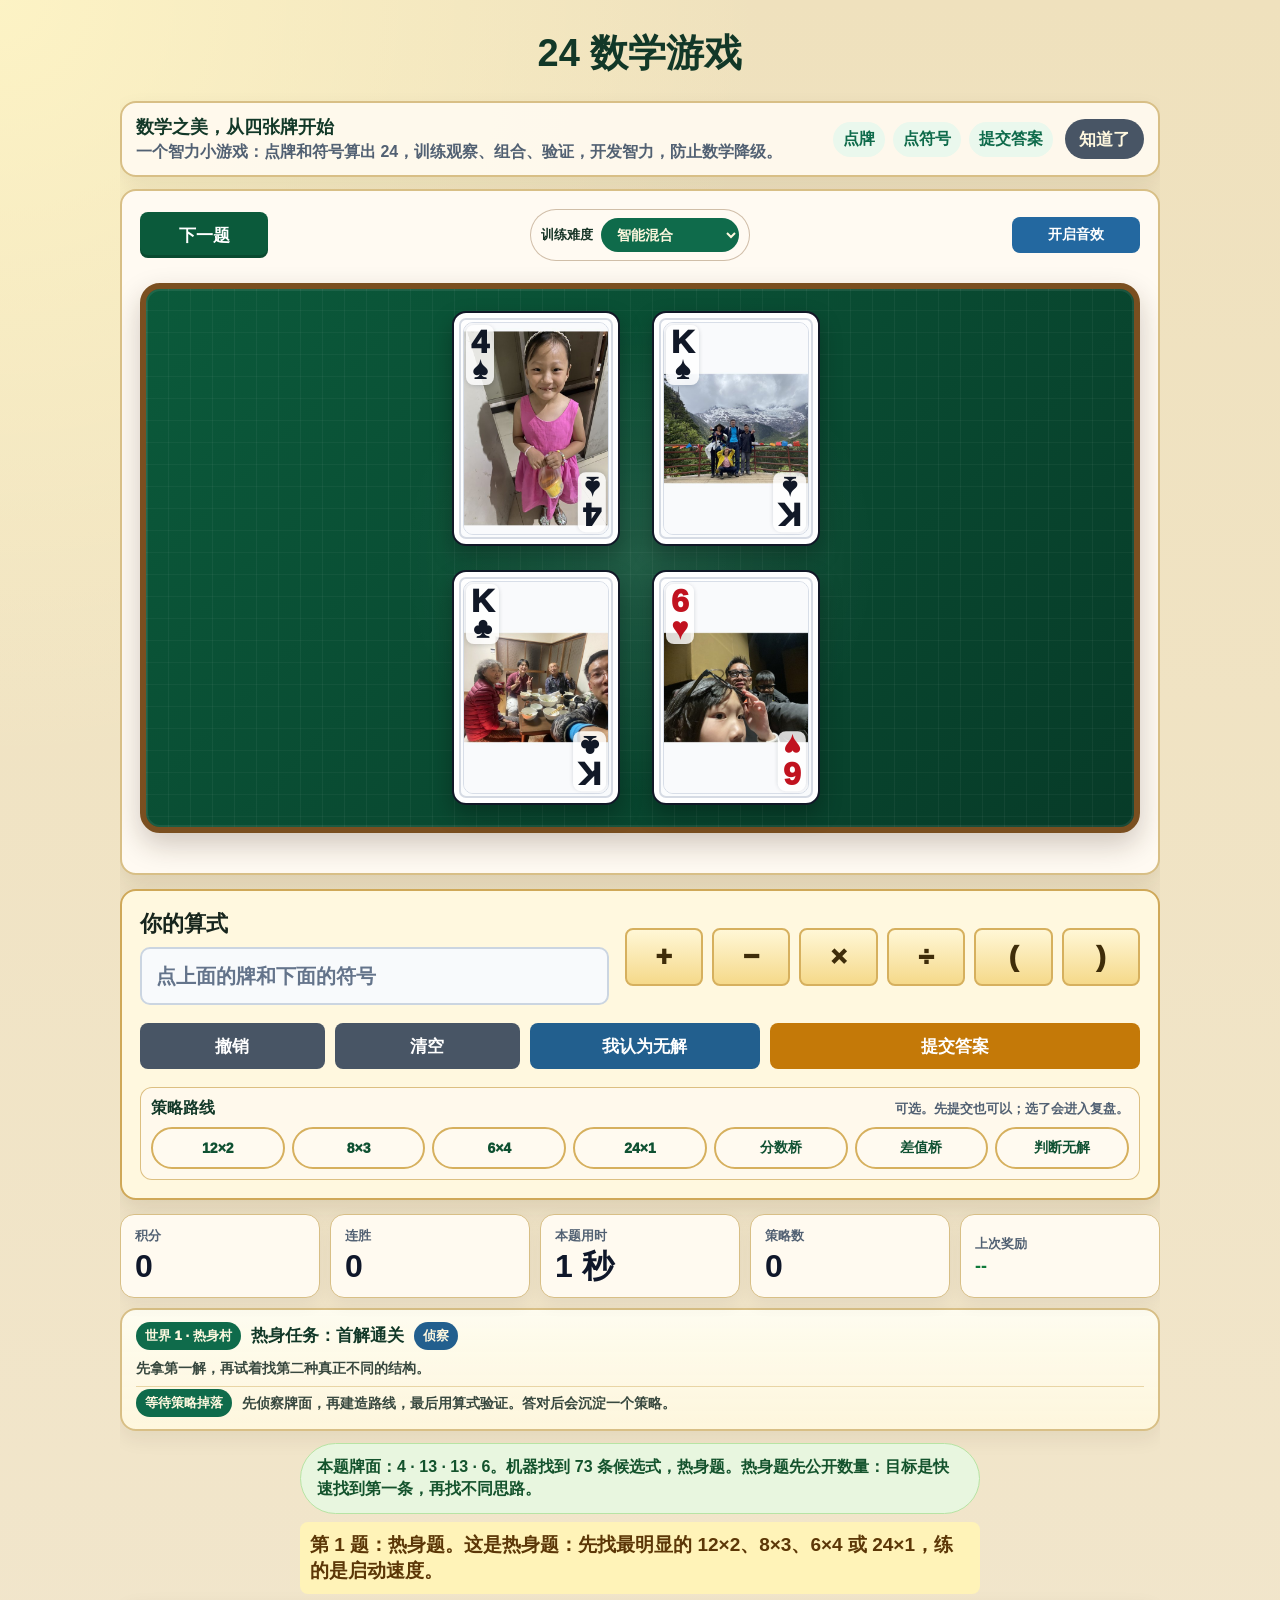
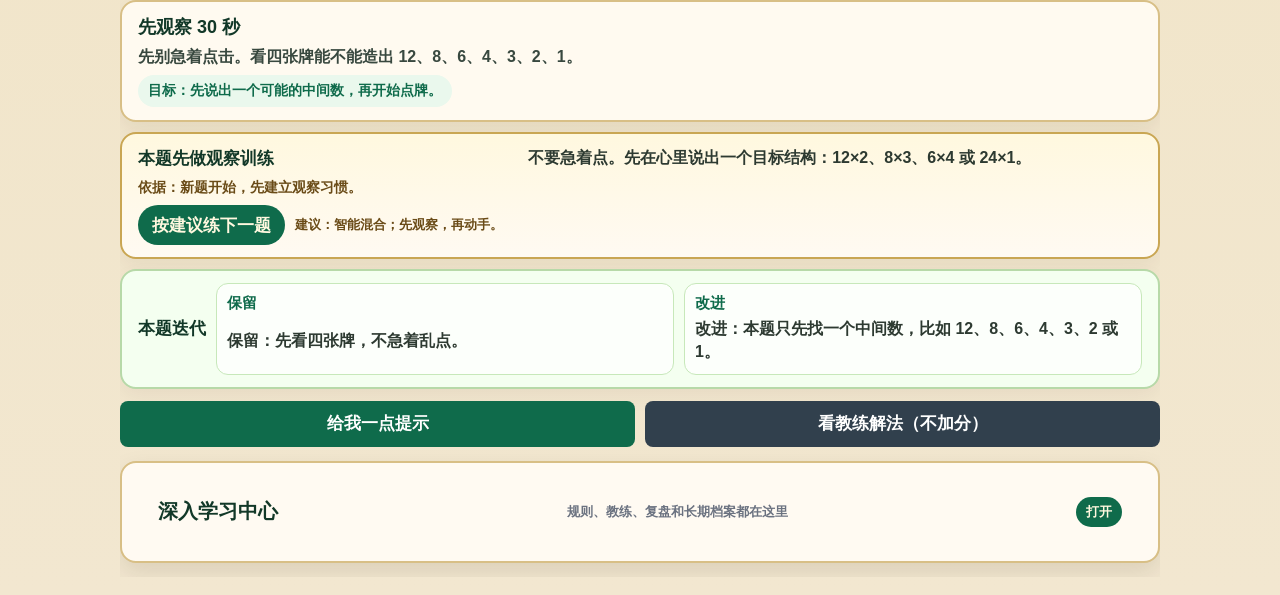
<file: index.html>
<!doctype html>
<html lang="zh-CN">
<head>
  <meta charset="utf-8">
  <meta name="viewport" content="width=device-width, initial-scale=1">
  <meta http-equiv="Cache-Control" content="no-store">
  <meta name="theme-color" content="#0f6b4b">
  <meta name="apple-mobile-web-app-capable" content="yes">
  <meta name="apple-mobile-web-app-title" content="24 Duck">
  <meta name="apple-mobile-web-app-status-bar-style" content="black-translucent">
  <link rel="manifest" href="manifest.webmanifest">
  <link rel="apple-touch-icon" href="icons/icon-192.png">
  <title>24 数学游戏</title>
  <link rel="stylesheet" href="style_v33.css?v=20260626_v33_strategy_route_lab">
</head>
<body>
  <main class="app">
    <header class="simple-header">
      <h1>24 数学游戏</h1>
    </header>

    <section id="quickStart" class="quick-start" aria-label="第一次玩三步上手">
      <div>
        <strong>数学之美，从四张牌开始</strong>
        <span>一个智力小游戏：点牌和符号算出 24，训练观察、组合、验证，开发智力，防止数学降级。</span>
      </div>
      <ol>
        <li>点牌</li>
        <li>点符号</li>
        <li>提交答案</li>
      </ol>
      <button id="quickStartDismiss" type="button" aria-label="关闭三步上手提示">知道了</button>
    </section>

    <section class="panel board">
      <div class="hud compact-hud">
        <button id="start" class="primary-action" type="button" aria-label="进入下一题并重新发一组可解的四张牌">下一题</button>
        <label class="training-mode">
          <span>训练难度</span>
          <select id="trainingMode" aria-label="选择训练难度">
            <option value="balanced">智能混合</option>
            <option value="easy">热身</option>
            <option value="medium">标准</option>
            <option value="hard">挑战</option>
            <option value="expert">高手</option>
          </select>
        </label>
        <button id="soundToggle" class="sound-btn" type="button" aria-label="开启或关闭游戏音效">开启音效</button>
      </div>
      <div id="cards" class="cards card-table">正在自动发牌...</div>
    </section>

    <section class="panel builder founder-builder">
      <div>
        <h2>你的算式</h2>
        <div id="expressionDisplay" class="expression-display">点上面的牌和下面的符号</div>
      </div>
      <div id="operatorPad" class="operator-pad" aria-label="运算符号">
        <button type="button" data-op="+" aria-label="加号">+</button>
        <button type="button" data-op="-" aria-label="减号">−</button>
        <button type="button" data-op="*" aria-label="乘号">×</button>
        <button type="button" data-op="/" aria-label="除号">÷</button>
        <button type="button" data-op="(" aria-label="左括号">(</button>
        <button type="button" data-op=")" aria-label="右括号">)</button>
      </div>
      <div class="builder-controls" aria-label="算式操作">
        <button id="undo" class="secondary-action" aria-label="撤销上一步选择">撤销</button>
        <button id="clear" class="secondary-action" aria-label="清空当前算式">清空</button>
        <button id="claimNoSolution" class="no-solution-action" aria-label="判断本题没有解法">我认为无解</button>
        <button id="submitAnswer" class="submit-action" aria-label="提交当前算式">提交答案</button>
      </div>
      <div class="route-panel route-strip" aria-label="策略路线选择">
        <div class="route-head">
          <strong>策略路线</strong>
          <span>可选。先提交也可以；选了会进入复盘。</span>
        </div>
        <div id="routeOptions" class="route-options">
          <button type="button" data-route="12x2" aria-pressed="false">12×2</button>
          <button type="button" data-route="8x3" aria-pressed="false">8×3</button>
          <button type="button" data-route="6x4" aria-pressed="false">6×4</button>
          <button type="button" data-route="24x1" aria-pressed="false">24×1</button>
          <button type="button" data-route="fraction" aria-pressed="false">分数桥</button>
          <button type="button" data-route="subtract" aria-pressed="false">差值桥</button>
          <button type="button" data-route="no_solution" aria-pressed="false">判断无解</button>
        </div>
      </div>
    </section>

    <section class="score-strip founder-score" aria-label="本局进度">
      <div class="score-cell">
        <span>积分</span>
        <strong id="score">0</strong>
      </div>
      <div class="score-cell">
        <span>连胜</span>
        <strong id="streak">0</strong>
      </div>
      <div class="score-cell">
        <span>本题用时</span>
        <strong id="roundTimer">0 秒</strong>
      </div>
      <div class="score-cell">
        <span>策略数</span>
        <strong id="strategyDepth">0</strong>
      </div>
      <div class="score-cell reward-cell">
        <span>上次奖励</span>
        <strong id="lastReward">--</strong>
      </div>
    </section>

    <section id="gameLoopCoach" class="game-loop-coach" aria-label="本题任务与策略掉落">
      <div class="quest-line">
        <span id="gameWorld">世界 1</span>
        <strong id="questCardTitle">本题任务</strong>
        <em id="gameLoopStage">侦察</em>
      </div>
      <p id="questCardBody">先看牌面，再选择一条路线验证。</p>
      <div class="drop-line">
        <span id="strategyDropTitle">策略掉落</span>
        <strong id="strategyDropBody">答对或复盘后，这里会沉淀一个可迁移的策略。</strong>
      </div>
    </section>

    <details class="panel link-panel bruteforce-map" id="mapSection"><summary>题库地图：机器枚举，人类观察</summary>
      <h2>题库地图</h2>
      <div class="bruteforce-grid">
        <article>
          <span>已枚举牌值组合</span>
          <strong id="catalogTotal">--</strong>
        </article>
        <article>
          <span>可解组合</span>
          <strong id="catalogSolvable">--</strong>
        </article>
        <article>
          <span>当前难度</span>
          <strong id="currentDifficulty">--</strong>
        </article>
        <article>
          <span>当前解法数</span>
          <strong id="currentSolutionCount">--</strong>
        </article>
      </div>
      <p id="catalogCoach" class="catalog-coach">这不是随机刷题：机器先枚举全局空间，再让人练观察、建模、验证和迁移。</p>
    </details>

    <section class="pre-reveal-prompts" aria-label="本题提示">
      <div id="missionStrip" class="mission-strip">今日目标：少点乱试，多找结构。</div>
      <div id="status" class="status">先观察牌面，再点击验证，把答案变成可复盘策略。</div>
    </section>

    <section id="feedbackCoach" class="feedback-coach" aria-label="本题即时学习反馈" hidden>
      <strong id="feedbackCoachTitle">本题反馈</strong>
      <p id="feedbackCoachBody">先提交一次，系统会把错误变成下一步动作。</p>
      <span id="feedbackCoachAction">观察 -> 拆解 -> 验证 -> 迁移</span>
    </section>

    <section id="diagnosisCoach" class="diagnosis-coach" aria-label="算式诊断" hidden>
      <strong>算式诊断</strong>
      <div class="diagnosis-grid">
        <article>
          <b>你的算式</b>
          <span id="diagnosisExpression">--</span>
        </article>
        <article>
          <b>计算结果</b>
          <span id="diagnosisValue">--</span>
        </article>
        <article>
          <b>用牌检查</b>
          <span id="diagnosisCards">--</span>
        </article>
        <article>
          <b>下一步</b>
          <span id="diagnosisNext">--</span>
        </article>
      </div>
    </section>

    <section id="practicePrescription" class="practice-prescription" aria-label="下一题练习处方" hidden>
      <strong id="practicePrescriptionTitle">下一题处方</strong>
      <p id="practicePrescriptionBody">先完成一题，系统会根据表现建议下一步练习。</p>
      <span id="practicePrescriptionMetric">依据：用时、尝试次数、提示次数、策略族。</span>
      <div class="prescription-actions">
        <button id="applyPrescription" type="button" aria-label="按照系统建议进入下一题">按建议练下一题</button>
        <small id="practicePrescriptionFocus">建议会自动设置训练难度。</small>
      </div>
    </section>

    <section id="iterationCoach" class="iteration-coach" aria-label="本题迭代复盘" hidden>
      <strong>本题迭代</strong>
      <div>
        <b>保留</b>
        <span id="iterationKeep">保留你已经做对的动作。</span>
      </div>
      <div>
        <b>改进</b>
        <span id="iterationImprove">下一题只改一个最重要的问题。</span>
      </div>
    </section>

    <section class="actions single-action-row">
      <button id="hintButton" class="hint-action" aria-label="给一个分级提示但不直接揭晓答案">给我一点提示</button>
      <button id="reveal" aria-label="揭晓答案但不计分">看教练解法（不加分）</button>
    </section>

    <details class="panel deep-links learning-center" id="learningCenter">
      <summary>
        <span>深入学习中心</span>
        <small>规则、教练、复盘和长期档案都在这里</small>
      </summary>
      <div class="deep-link-grid">
        <a href="#coachSection" data-open-panel="coachSection">数学教练</a>
        <a href="#mapSection" data-open-panel="mapSection">题库地图</a>
        <a href="#reviewSection" data-open-panel="reviewSection">本题复盘</a>
        <a href="#rulesSection" data-open-panel="rulesSection">玩法规则</a>
        <a href="#labSection" data-open-panel="labSection">数学思维</a>
        <a href="#pathSection" data-open-panel="pathSection">启蒙路径</a>
        <a href="#ledgerSection" data-open-panel="ledgerSection">复利档案</a>
        <a href="#xiaoLaiSection" data-open-panel="xiaoLaiSection">思想映射</a>
      </div>
      <p>默认只看牌和操作。需要解释、复盘、规则和思想时，再点进去。</p>
    </details>

    <details class="panel link-panel solutions" id="coachSection"><summary>数学教练：看结构、看多解法</summary>
      <div class="solutions-head">
        <div>
          <h2>数学教练</h2>
          <p>目标不是列更多答案，而是帮孩子看出结构：先尝试、再示范、再复盘。</p>
        </div>
        <button id="toggleSolutions" type="button" aria-label="显示或隐藏多种解法">显示 / 隐藏解法</button>
      </div>
      <div id="coachPanel" class="coach-panel"></div>
      <ol id="solutionList"></ol>
    </details>

    <details class="panel link-panel learning-lab" id="labSection"><summary>数学思维实验室：观察、建模、验证、解释</summary>
      <h2>数学思维实验室</h2>
      <div class="lab-grid">
        <article>
          <strong>1. 观察</strong>
          <span>先看四张牌，不急着点。问自己：能不能造 12、8、6、4、3、2、1？</span>
        </article>
        <article>
          <strong>2. 建模</strong>
          <span>把 24 拆成目标结构：12×2、8×3、6×4、24×1。</span>
        </article>
        <article>
          <strong>3. 验证</strong>
          <span>点击牌和符号，让浏览器当裁判。对错都留下反馈。</span>
        </article>
        <article>
          <strong>4. 解释</strong>
          <span>答对后说出：我用了哪一种策略族？为什么这条路能到 24？</span>
        </article>
      </div>
    </details>

    <details class="panel link-panel review-card" id="reviewSection"><summary>本题复盘卡：把一题变成学习资产</summary>
      <div class="review-head">
        <div>
          <h2>本题复盘卡</h2>
      <p>每一题都沉淀成一张学习资产：我看到了什么、我怎么拆、我下次怎么迁移。</p>
        </div>
        <button id="copyReviewCard" class="secondary-action" type="button" aria-label="复制本题复盘卡">复制复盘卡</button>
      </div>
      <div id="reviewCardContent" class="review-card-content"></div>
    </details>

    <details class="panel link-panel compound-ledger" id="ledgerSection"><summary>复利学习档案：把每一题变成长期记录</summary>
      <div class="ledger-head">
        <div>
          <h2>复利学习档案</h2>
          <p>只保存在本机浏览器里。它不排名、不上传，只帮助孩子看到：我练过什么、进步在哪里。</p>
        </div>
        <button id="resetLearningLedger" class="secondary-action" type="button" aria-label="清空本机学习档案">清空档案</button>
      </div>
      <div id="learningLedgerContent" class="learning-ledger-content"></div>
    </details>

    <details class="panel link-panel xiaolai-map" id="xiaoLaiSection"><summary>思想映射：长期主义、自学、输出、复利</summary>
      <h2>思想映射</h2>
      <div class="idea-grid">
        <article>
          <strong>长期主义</strong>
          <span>一次答对不是终点。每天一两题，策略族会慢慢长出来。</span>
        </article>
        <article>
          <strong>自学能力</strong>
          <span>先独立观察，再看提示。教练不是替孩子做题，而是训练提问方式。</span>
        </article>
        <article>
          <strong>输出倒逼理解</strong>
          <span>答对后说清楚“我先造了什么中间数”，比只给答案更重要。</span>
        </article>
        <article>
          <strong>复利资产</strong>
          <span>每题沉淀复盘卡，错误、提示、策略都变成下一题的材料。</span>
        </article>
        <article>
          <strong>机器放大人</strong>
          <span>机器枚举 1820 种牌值组合，人负责选择、解释、迁移和创造。</span>
        </article>
        <article>
          <strong>家庭游戏</strong>
          <span>屏幕做裁判和教练，家人负责讨论、抢答、复盘和鼓励。</span>
        </article>
      </div>
    </details>

    <details class="panel link-panel how-to-play" id="rulesSection"><summary>怎么玩 24 点</summary>
      <h2>怎么玩 24 点</h2>
      <ol class="plain-list">
        <li>系统发 4 张牌，A 按 1，J/Q/K 按 11/12/13。</li>
        <li>每张牌必须用一次，也只能用一次。</li>
        <li>用加、减、乘、除和括号，把四个数算成 24。</li>
        <li>先找中间数，再点击牌和符号；答对会加分，直接看解法不加分。</li>
        <li>同一题找到不同策略族会有额外奖励。</li>
      </ol>
    </details>

    <details class="panel link-panel math-initiation" id="pathSection"><summary>给孩子的数学启蒙路径</summary>
      <h2>给孩子的数学启蒙路径</h2>
      <div class="initiation-grid">
        <article>
          <strong>先独立尝试</strong>
          <span>不要一上来就看答案。先观察 30 秒，训练“我能不能找到结构”。</span>
        </article>
        <article>
          <strong>再看一个好例子</strong>
          <span>教练解法不是替你做题，而是展示“先造中间数”的路径。</span>
        </article>
        <article>
          <strong>最后说出为什么</strong>
          <span>答对之后问一句：这题属于 12×2、8×3、6×4，还是别的结构？</span>
        </article>
      </div>
    </details>

    <details class="panel link-panel log" id="previewSection"><summary>隐私与说明</summary>
      <h2>隐私与说明</h2>
      <p id="logPath">运行方式：纯静态页面；所有提交在浏览器内完成，不连接后台服务。</p>
      <p class="small">这是纯静态练习页：不登录、不上传，所有操作都在浏览器里完成。</p>
      <nav class="footer-links" aria-label="应用说明链接">
        <a href="privacy.html">隐私说明</a>
        <a href="support.html">支持与反馈</a>
      </nav>
    </details>
  </main>
  <script src="family_card_assets.js?v=20260626_v33_strategy_route_lab"></script>
  <script src="twenty_four_bruteforce_catalog_v19.js?v=20260626_v33_strategy_route_lab"></script>
  <script src="app_v33.js?v=20260626_v33_strategy_route_lab"></script>
  <script>
    if ("serviceWorker" in navigator && location.protocol !== "file:") {
      let swRefreshing = false;
      navigator.serviceWorker.addEventListener("controllerchange", () => {
        if (swRefreshing || sessionStorage.getItem("twenty_four_duck_sw_reloaded_v38")) return;
        swRefreshing = true;
        sessionStorage.setItem("twenty_four_duck_sw_reloaded_v38", "1");
        window.location.reload();
      });
      navigator.serviceWorker
        .register("./service-worker.js?v=20260627_v38_cache_repair")
        .then((registration) => registration.update())
        .catch(() => {});
    }
  </script>
</body>
</html>
</file>
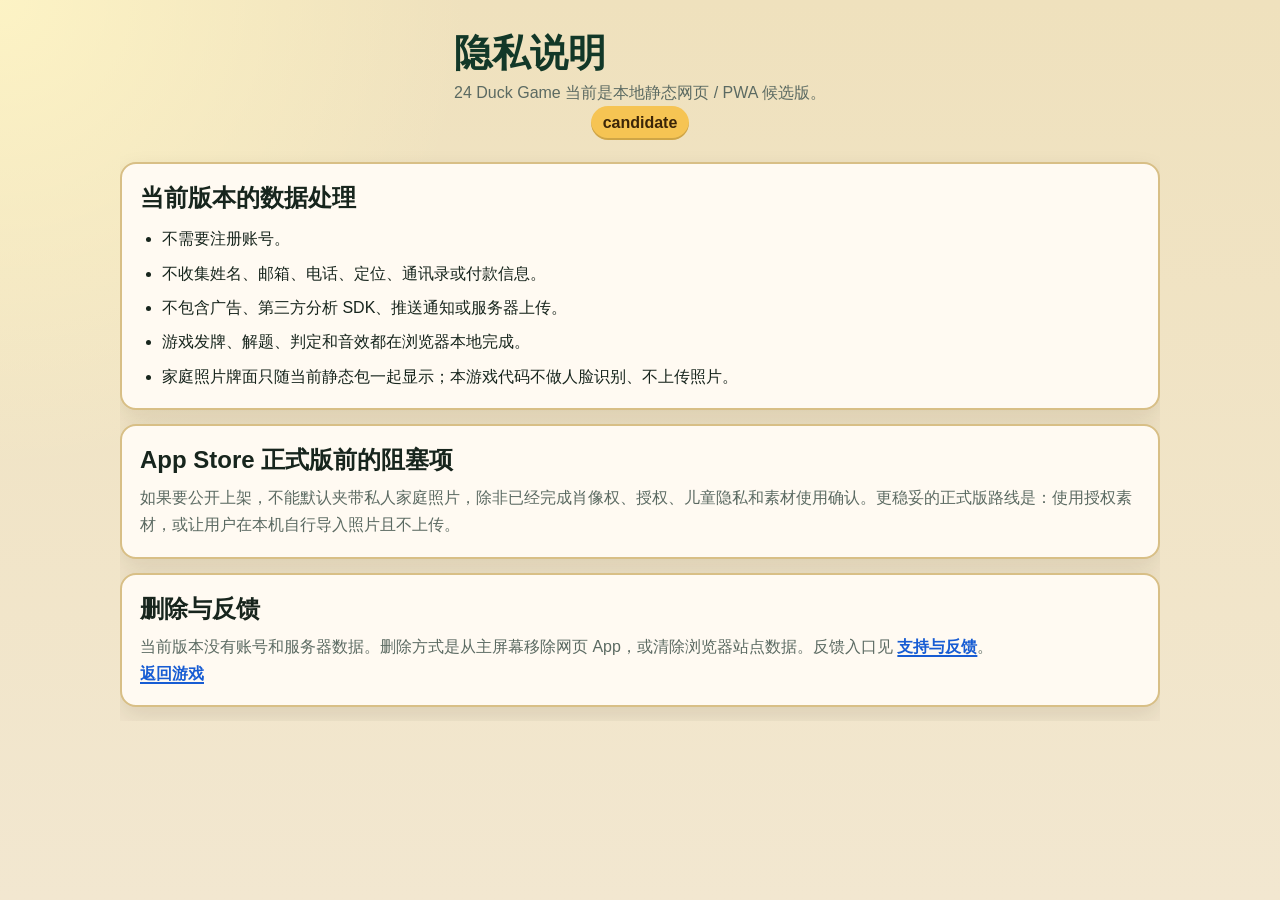
<file: privacy.html>
<!doctype html>
<html lang="zh-CN">
<head>
  <meta charset="utf-8">
  <meta name="viewport" content="width=device-width, initial-scale=1">
  <meta name="theme-color" content="#0f7a3a">
  <title>24 Duck Game 隐私说明</title>
  <link rel="stylesheet" href="style.css?v=20260624_v09_app_store_readiness">
</head>
<body>
  <main class="app legal-page">
    <header>
      <div>
        <h1>隐私说明</h1>
        <p>24 Duck Game 当前是本地静态网页 / PWA 候选版。</p>
      </div>
      <span class="badge">candidate</span>
    </header>

    <section class="panel">
      <h2>当前版本的数据处理</h2>
      <ul class="plain-list">
        <li>不需要注册账号。</li>
        <li>不收集姓名、邮箱、电话、定位、通讯录或付款信息。</li>
        <li>不包含广告、第三方分析 SDK、推送通知或服务器上传。</li>
        <li>游戏发牌、解题、判定和音效都在浏览器本地完成。</li>
        <li>家庭照片牌面只随当前静态包一起显示；本游戏代码不做人脸识别、不上传照片。</li>
      </ul>
    </section>

    <section class="panel">
      <h2>App Store 正式版前的阻塞项</h2>
      <p>如果要公开上架，不能默认夹带私人家庭照片，除非已经完成肖像权、授权、儿童隐私和素材使用确认。更稳妥的正式版路线是：使用授权素材，或让用户在本机自行导入照片且不上传。</p>
    </section>

    <section class="panel">
      <h2>删除与反馈</h2>
      <p>当前版本没有账号和服务器数据。删除方式是从主屏幕移除网页 App，或清除浏览器站点数据。反馈入口见 <a href="support.html">支持与反馈</a>。</p>
      <p><a href="index.html">返回游戏</a></p>
    </section>
  </main>
</body>
</html>
</file>
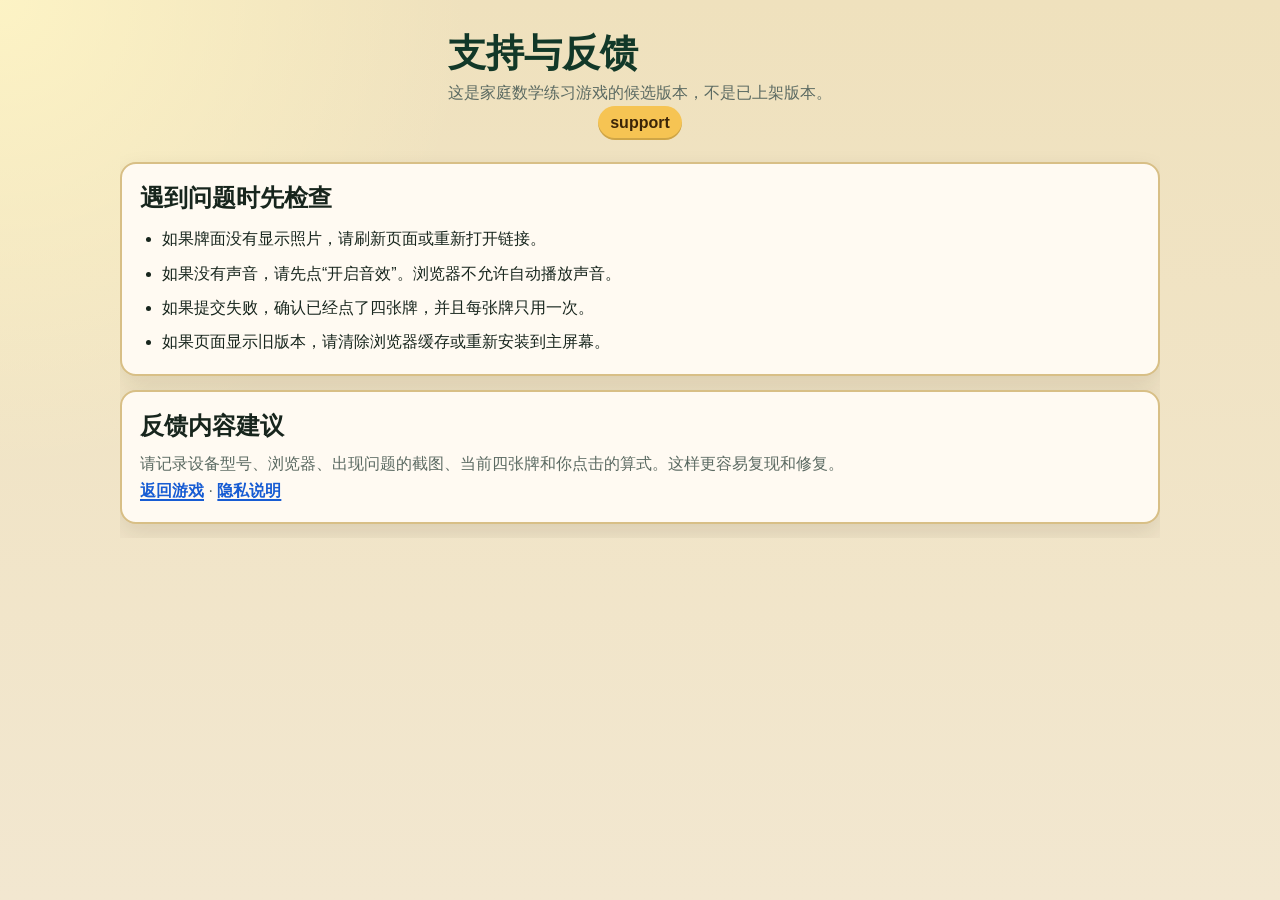
<file: support.html>
<!doctype html>
<html lang="zh-CN">
<head>
  <meta charset="utf-8">
  <meta name="viewport" content="width=device-width, initial-scale=1">
  <meta name="theme-color" content="#0f7a3a">
  <title>24 Duck Game 支持与反馈</title>
  <link rel="stylesheet" href="style.css?v=20260624_v09_app_store_readiness">
</head>
<body>
  <main class="app legal-page">
    <header>
      <div>
        <h1>支持与反馈</h1>
        <p>这是家庭数学练习游戏的候选版本，不是已上架版本。</p>
      </div>
      <span class="badge">support</span>
    </header>

    <section class="panel">
      <h2>遇到问题时先检查</h2>
      <ul class="plain-list">
        <li>如果牌面没有显示照片，请刷新页面或重新打开链接。</li>
        <li>如果没有声音，请先点“开启音效”。浏览器不允许自动播放声音。</li>
        <li>如果提交失败，确认已经点了四张牌，并且每张牌只用一次。</li>
        <li>如果页面显示旧版本，请清除浏览器缓存或重新安装到主屏幕。</li>
      </ul>
    </section>

    <section class="panel">
      <h2>反馈内容建议</h2>
      <p>请记录设备型号、浏览器、出现问题的截图、当前四张牌和你点击的算式。这样更容易复现和修复。</p>
      <p><a href="index.html">返回游戏</a> · <a href="privacy.html">隐私说明</a></p>
    </section>
  </main>
</body>
</html>
</file>
<file: style_v33.css>
:root {
  color-scheme: light;
  --bg: #f2e7d0;
  --panel: #fffaf2;
  --text: #17251d;
  --muted: #5b6a62;
  --blue: #225f8e;
  --green: #0f6b4b;
  --red: #b42318;
  --amber: #d4961f;
  --cream: #fff8df;
  --border: #d8bf86;
  --soft-green: #eaf8ed;
  --coach-border: #9fd9b6;
}

* { box-sizing: border-box; }

html,
body {
  overflow-x: hidden;
}

body {
  margin: 0;
  min-height: 100vh;
  background:
    radial-gradient(circle at top left, rgba(255, 246, 198, 0.85), transparent 30%),
    linear-gradient(180deg, #efe1bd, var(--bg));
  color: var(--text);
  font-family: -apple-system, BlinkMacSystemFont, "Hiragino Sans", "Microsoft YaHei", sans-serif;
}

body.solved {
  background:
    radial-gradient(circle at top left, rgba(220, 252, 231, 0.72), transparent 32%),
    linear-gradient(180deg, #efe1bd, var(--bg));
}

.app {
  width: min(1040px, calc(100vw - 28px));
  max-width: 100%;
  margin: 18px auto;
  overflow-x: hidden;
}

header {
  display: grid;
  place-items: center;
  margin-bottom: 12px;
  padding: 10px 16px;
  border: 0;
  border-radius: 0;
  background: transparent;
  box-shadow: none;
}

h1 {
  margin: 0;
  color: #123828;
  font-size: clamp(26px, 6vw, 38px);
  letter-spacing: 0;
  text-shadow: none;
}

p { margin: 0; color: var(--muted); }

.badge {
  padding: 8px 12px;
  border-radius: 999px;
  background: #f6c453;
  color: #3b2508;
  font-weight: 700;
  box-shadow: inset 0 -2px 0 rgba(0,0,0,0.16);
}

.quick-start {
  display: grid;
  grid-template-columns: minmax(0, 1fr) auto auto;
  align-items: center;
  gap: 12px;
  margin-bottom: 12px;
  padding: 12px 14px;
  border: 2px solid var(--border);
  border-radius: 16px;
  background: rgba(255, 250, 240, 0.94);
  box-shadow: 0 8px 20px rgba(44, 28, 12, 0.08);
}

.quick-start[hidden] {
  display: none;
}

.quick-start div {
  display: grid;
  gap: 3px;
}

.quick-start strong {
  color: #123828;
  font-size: 18px;
}

.quick-start span {
  color: #526173;
  font-weight: 850;
}

.quick-start ol {
  display: flex;
  flex-wrap: wrap;
  gap: 8px;
  margin: 0;
  padding: 0;
  list-style: none;
}

.quick-start li {
  padding: 7px 10px;
  border-radius: 999px;
  background: var(--soft-green);
  color: var(--green);
  font-weight: 950;
  white-space: nowrap;
}

.quick-start button {
  min-height: 40px;
  padding: 0 14px;
  border: 0;
  border-radius: 999px;
  background: #485565;
  color: #fff8df;
  font-weight: 950;
  cursor: pointer;
}

.feedback-coach {
  display: grid;
  gap: 6px;
  margin: -4px 0 12px;
  padding: 13px 16px;
  border: 2px solid #d8bf86;
  border-radius: 16px;
  background: #fffaf0;
  box-shadow: 0 8px 20px rgba(44, 28, 12, 0.07);
}

.feedback-coach[hidden] {
  display: none;
}

.feedback-coach strong {
  color: #123828;
  font-size: 18px;
}

.feedback-coach p {
  color: #38483f;
  font-weight: 800;
  line-height: 1.55;
}

.feedback-coach span {
  display: inline-block;
  width: fit-content;
  max-width: 100%;
  padding: 7px 10px;
  border-radius: 999px;
  background: #eaf8ed;
  color: #0f6b4b;
  font-size: 14px;
  font-weight: 950;
}

.feedback-coach.wrong {
  border-color: #e2b6a9;
  background: #fff4ed;
}

.feedback-coach.wrong span {
  background: #ffe3d8;
  color: #9a3412;
}

.feedback-coach.success {
  border-color: #9fd9b6;
  background: #f0fff4;
}

.diagnosis-coach {
  display: grid;
  gap: 10px;
  margin: -2px 0 12px;
  padding: 12px 16px;
  border: 2px solid #d8bf86;
  border-radius: 16px;
  background: #fffaf0;
  box-shadow: 0 8px 20px rgba(44, 28, 12, 0.06);
}

.diagnosis-coach[hidden] {
  display: none;
}

.diagnosis-coach > strong {
  color: #123828;
  font-size: 17px;
}

.diagnosis-grid {
  display: grid;
  grid-template-columns: repeat(4, minmax(0, 1fr));
  gap: 8px;
}

.diagnosis-grid article {
  display: grid;
  gap: 4px;
  min-height: 74px;
  padding: 10px;
  border: 1px solid #e2c98c;
  border-radius: 12px;
  background: rgba(255, 255, 255, 0.75);
}

.diagnosis-grid b {
  color: #0f6b4b;
  font-size: 14px;
}

.diagnosis-grid span {
  color: #2d3a31;
  font-weight: 850;
  line-height: 1.45;
}

.diagnosis-coach.wrong {
  border-color: #e2b6a9;
  background: #fff6ef;
}

.diagnosis-coach.success {
  border-color: #9fd9b6;
  background: #f0fff4;
}

.practice-prescription {
  display: grid;
  grid-template-columns: minmax(0, 0.95fr) minmax(0, 1.55fr);
  gap: 8px 14px;
  align-items: center;
  margin: -2px 0 12px;
  padding: 12px 16px;
  border: 2px solid #c9a653;
  border-radius: 16px;
  background: linear-gradient(180deg, #fff8df, #fffaf2);
  box-shadow: 0 8px 20px rgba(44, 28, 12, 0.06);
}

.practice-prescription[hidden] {
  display: none;
}

.practice-prescription strong {
  color: #123828;
  font-size: 17px;
}

.practice-prescription p {
  color: #2d3a31;
  font-weight: 850;
  line-height: 1.55;
}

.practice-prescription span {
  grid-column: 1 / -1;
  color: #6a4b17;
  font-size: 14px;
  font-weight: 850;
}

.prescription-actions {
  grid-column: 1 / -1;
  display: flex;
  flex-wrap: wrap;
  align-items: center;
  gap: 10px;
}

.prescription-actions button {
  min-height: 40px;
  padding: 0 14px;
  border: 0;
  border-radius: 999px;
  background: #0f6b4b;
  color: #fff8df;
  font-weight: 950;
  cursor: pointer;
}

.prescription-actions small {
  color: #6a4b17;
  font-weight: 850;
}

.iteration-coach {
  display: grid;
  grid-template-columns: auto minmax(0, 1fr) minmax(0, 1fr);
  gap: 10px;
  align-items: stretch;
  margin: -2px 0 12px;
  padding: 12px 16px;
  border: 2px solid #b7d9a8;
  border-radius: 16px;
  background: #f4fff0;
  box-shadow: 0 8px 20px rgba(44, 28, 12, 0.05);
}

.iteration-coach[hidden] {
  display: none;
}

.iteration-coach > strong {
  color: #123828;
  font-size: 17px;
  align-self: center;
}

.iteration-coach div {
  display: grid;
  gap: 4px;
  padding: 10px;
  border: 1px solid #c7e8ba;
  border-radius: 12px;
  background: rgba(255, 255, 255, 0.72);
}

.iteration-coach b {
  color: #0f6b4b;
  font-size: 15px;
}

.iteration-coach span {
  color: #2d3a31;
  font-weight: 850;
  line-height: 1.45;
}

.learning-ribbon {
  display: grid;
  grid-template-columns: repeat(4, 1fr);
  gap: 10px;
  margin-bottom: 14px;
}

.learning-ribbon div {
  min-height: 58px;
  display: grid;
  grid-template-columns: auto 1fr;
  align-items: center;
  gap: 8px;
  padding: 10px 12px;
  border: 2px solid #d8bf86;
  border-radius: 14px;
  background: rgba(255, 250, 240, 0.92);
  box-shadow: 0 7px 16px rgba(44, 28, 12, 0.08);
}

.learning-ribbon strong {
  width: 32px;
  height: 32px;
  display: grid;
  place-items: center;
  border-radius: 999px;
  background: #0b5a3b;
  color: #fff8df;
}

.learning-ribbon span {
  font-weight: 900;
  color: #2d3a31;
}

.score-strip {
  display: grid;
  grid-template-columns: repeat(5, minmax(120px, 1fr));
  gap: 10px;
  margin-bottom: 14px;
}

.score-cell {
  min-height: 74px;
  display: grid;
  align-content: center;
  gap: 4px;
  padding: 12px 14px;
  border: 1px solid #d8bf86;
  border-radius: 14px;
  background: #fffaf0;
  box-shadow: 0 6px 18px rgba(15, 23, 42, 0.06);
}

.score-cell span {
  color: #526173;
  font-size: 13px;
  font-weight: 800;
}

.score-cell strong {
  color: #0f172a;
  font-size: clamp(22px, 3vw, 32px);
  line-height: 1.1;
}

.reward-cell strong {
  color: #0f7a3a;
  font-size: clamp(14px, 2vw, 18px);
}

.game-loop-coach {
  display: grid;
  gap: 8px;
  margin: -4px 0 12px;
  padding: 12px 14px;
  border: 2px solid #d8bf86;
  border-radius: 16px;
  background:
    linear-gradient(180deg, rgba(255, 253, 241, 0.96), rgba(255, 248, 223, 0.92));
  box-shadow: 0 8px 20px rgba(44, 28, 12, 0.07);
}

.quest-line,
.drop-line {
  display: flex;
  align-items: center;
  gap: 10px;
  min-width: 0;
}

.quest-line span,
.quest-line em,
.drop-line span {
  flex: 0 0 auto;
  padding: 5px 9px;
  border-radius: 999px;
  background: #0f6b4b;
  color: #fff8df;
  font-size: 13px;
  font-style: normal;
  font-weight: 950;
  white-space: nowrap;
}

.quest-line em {
  background: #225f8e;
}

.quest-line strong {
  min-width: 0;
  color: #123828;
  font-size: 17px;
  font-weight: 1000;
  overflow-wrap: anywhere;
}

.game-loop-coach p,
.drop-line strong {
  color: #38483f;
  font-size: 14px;
  font-weight: 850;
  line-height: 1.45;
}

.drop-line {
  padding-top: 2px;
  border-top: 1px solid rgba(207, 168, 88, 0.45);
}

.drop-line span[data-rarity="uncommon"] {
  background: #2d6a4f;
}

.drop-line span[data-rarity="rare"] {
  background: #1d4ed8;
}

.drop-line span[data-rarity="epic"] {
  background: #7c3aed;
}

.drop-line span[data-rarity="legendary"] {
  background: #b45309;
}

.bruteforce-map {
  padding: 14px;
  background:
    linear-gradient(180deg, rgba(255, 255, 255, 0.78), rgba(255, 248, 223, 0.92)),
    var(--panel);
}

.bruteforce-map h2 {
  margin: 0 0 10px;
  font-size: 20px;
  color: #123828;
}

.bruteforce-grid {
  display: grid;
  grid-template-columns: repeat(4, 1fr);
  gap: 10px;
}

.bruteforce-grid article {
  min-height: 72px;
  display: grid;
  align-content: center;
  gap: 4px;
  padding: 10px 12px;
  border-radius: 12px;
  border: 1px solid #cfa858;
  background: #fffaf0;
}

.bruteforce-grid span {
  color: #526173;
  font-size: 13px;
  font-weight: 900;
}

.bruteforce-grid strong {
  color: #0f6b4b;
  font-size: clamp(20px, 3vw, 28px);
  line-height: 1.05;
}

.catalog-coach {
  margin-top: 10px;
  padding: 10px 12px;
  border-radius: 12px;
  background: #eaf8ed;
  color: #14532d;
  font-weight: 850;
  line-height: 1.5;
}

.deep-links {
  padding: 0;
  background: rgba(255, 250, 242, 0.9);
}

.deep-links > summary {
  min-height: 58px;
  display: flex;
  align-items: center;
  justify-content: space-between;
  gap: 12px;
  padding: 16px 18px;
  cursor: pointer;
  color: #123828;
  font-size: 20px;
  font-weight: 1000;
  list-style: none;
}

.deep-links > summary::-webkit-details-marker {
  display: none;
}

.deep-links > summary small {
  color: #6b7280;
  font-size: 13px;
  font-weight: 850;
  text-align: right;
}

.deep-links > summary::after {
  content: "打开";
  flex: 0 0 auto;
  padding: 6px 10px;
  border-radius: 999px;
  background: #0f6b4b;
  color: #fff8df;
  font-size: 13px;
  font-weight: 950;
}

.deep-links[open] > summary {
  border-bottom: 1px solid #e3c982;
}

.deep-links[open] > summary::after {
  content: "收起";
  background: #485565;
}

.deep-link-grid {
  display: grid;
  grid-template-columns: repeat(6, 1fr);
  gap: 8px;
  margin: 14px 18px 0;
}

.deep-link-grid a {
  min-height: 44px;
  display: grid;
  place-items: center;
  padding: 8px 10px;
  border: 1px solid #cfa858;
  border-radius: 999px;
  background: #fffaf0;
  color: #0f6b4b;
  font-weight: 950;
  text-decoration: none;
  text-align: center;
}

.deep-links p {
  margin: 10px 18px 16px;
  color: #5b6a62;
  font-size: 14px;
  font-weight: 800;
}

.link-panel {
  padding: 0;
  overflow: hidden;
}

.link-panel:not([open]) {
  display: none;
}

.link-panel > summary {
  min-height: 58px;
  display: flex;
  align-items: center;
  justify-content: space-between;
  gap: 12px;
  padding: 16px 18px;
  cursor: pointer;
  color: #123828;
  font-size: 20px;
  font-weight: 1000;
  list-style: none;
}

.link-panel > summary::-webkit-details-marker {
  display: none;
}

.link-panel > summary::after {
  content: "点击进入";
  flex: 0 0 auto;
  padding: 6px 10px;
  border-radius: 999px;
  background: #0f6b4b;
  color: #fff8df;
  font-size: 13px;
  font-weight: 950;
}

.link-panel[open] > summary {
  border-bottom: 1px solid #e3c982;
}

.link-panel[open] > summary::after {
  content: "收起";
  background: #485565;
}

.link-panel > :not(summary) {
  margin-left: 18px;
  margin-right: 18px;
}

.link-panel > :last-child {
  margin-bottom: 18px;
}

.panel {
  width: 100%;
  max-width: 100%;
  overflow-x: hidden;
  background: var(--panel);
  border: 2px solid var(--border);
  border-radius: 16px;
  box-shadow: 0 10px 24px rgba(44, 28, 12, 0.11);
  padding: 18px;
  margin-bottom: 14px;
}

.setup, .answers {
  display: grid;
  grid-template-columns: 1fr 1fr 220px 180px;
  gap: 12px;
  align-items: end;
}

.answers {
  grid-template-columns: 1fr 180px 1fr 180px;
}

label {
  display: grid;
  gap: 6px;
  font-weight: 800;
  color: var(--text);
}

input, select {
  width: 100%;
  height: 46px;
  border: 2px solid #94a3b8;
  border-radius: 8px;
  padding: 0 12px;
  background: #ffffff;
  color: #000000;
  font-size: 18px;
}

button {
  min-height: 46px;
  border: 0;
  border-radius: 8px;
  padding: 10px 14px;
  background: #2563eb;
  color: #ffffff;
  font-size: 17px;
  font-weight: 800;
  cursor: pointer;
}

button:hover { filter: brightness(0.95); }
button:active { filter: brightness(0.9); }
button:focus-visible, a:focus-visible {
  outline: 3px solid #facc15;
  outline-offset: 3px;
}

.board {
  text-align: center;
}

.hud {
  display: flex;
  justify-content: center;
  align-items: center;
  gap: 16px;
  flex-wrap: wrap;
}

.compact-hud {
  justify-content: space-between;
}

.compact-hud button {
  min-width: 128px;
}

.training-mode {
  min-width: min(220px, 100%);
  display: grid;
  grid-template-columns: auto 1fr;
  align-items: center;
  gap: 8px;
  padding: 8px 10px;
  border: 1px solid rgba(122, 79, 32, 0.35);
  border-radius: 999px;
  background: rgba(255, 250, 242, 0.76);
  color: #163426;
  font-size: 13px;
}

.training-mode span {
  font-weight: 900;
}

.training-mode select {
  height: 34px;
  min-width: 116px;
  border: 0;
  border-radius: 999px;
  background: #0f6b4b;
  color: #fff8df;
  font-size: 14px;
  font-weight: 900;
}

.mission-strip {
  margin: 14px auto 0;
  width: min(680px, 100%);
  padding: 12px 16px;
  border-radius: 999px;
  background: #e8f6df;
  color: #14532d;
  border: 1px solid #b7e4a4;
  font-weight: 900;
  line-height: 1.4;
}

.pre-reveal-prompts {
  display: grid;
  gap: 8px;
  margin-bottom: 10px;
}

.pre-reveal-prompts .mission-strip {
  margin-top: 0;
  margin-bottom: 0;
}

.pre-reveal-prompts .status {
  width: min(680px, 100%);
  margin: 0 auto;
}

.primary-action {
  background: #0b5a3b;
  box-shadow: inset 0 -3px 0 rgba(0,0,0,0.18);
}

.sound-btn {
  min-height: 36px;
  padding: 7px 12px;
  background: #2368a0;
  font-size: 14px;
}

.cards {
  margin: 22px auto;
  padding: 22px;
  border: 6px solid #7a4f20;
  border-radius: 20px;
  color: var(--blue);
  background:
    linear-gradient(90deg, rgba(255,255,255,0.045) 1px, transparent 1px),
    linear-gradient(0deg, rgba(255,255,255,0.035) 1px, transparent 1px),
    radial-gradient(circle at center, rgba(255,255,255,0.10), transparent 42%),
    linear-gradient(135deg, #0b5a3b, #073b28);
  background-size: 22px 22px, 22px 22px, auto, auto;
  font-size: 24px;
  font-weight: 900;
  box-shadow: inset 0 0 0 2px rgba(255,255,255,0.08), 0 12px 28px rgba(44, 28, 12, 0.22);
}

.cards.felt-blue {
  border-color: #7a4f20;
  background:
    radial-gradient(circle at center, rgba(255,255,255,0.15), transparent 40%),
    linear-gradient(135deg, #1e3a8a, #0f172a);
}

.cards.felt-burgundy {
  border-color: #7a4f20;
  background:
    radial-gradient(circle at center, rgba(255,255,255,0.13), transparent 40%),
    linear-gradient(135deg, #881337, #3f0a18);
}

.cards.felt-ink {
  border-color: #7a4f20;
  background:
    radial-gradient(circle at center, rgba(255,255,255,0.12), transparent 40%),
    linear-gradient(135deg, #111827, #020617);
}

.card-table {
  display: grid;
  grid-template-columns: repeat(2, minmax(136px, 176px));
  justify-content: center;
  align-items: center;
  gap: clamp(12px, 2vw, 24px);
  min-height: 390px;
}

.playing-card {
  position: relative;
  padding: 0;
  min-height: 0;
  width: clamp(112px, 16vw, 168px);
  aspect-ratio: 2.5 / 3.5;
  border-radius: 14px;
  background:
    linear-gradient(145deg, #ffffff, #f8fafc);
  border: 2px solid #111827;
  box-shadow:
    0 10px 22px rgba(0, 0, 0, 0.28),
    inset 0 0 0 5px #ffffff,
    inset 0 0 0 7px #d6dbe4;
  color: #111827;
  display: grid;
  place-items: center;
  overflow: hidden;
  cursor: pointer;
}

.playing-card.red {
  color: #c1121f;
}

.playing-card.used {
  opacity: 0.52;
  box-shadow:
    0 4px 10px rgba(0, 0, 0, 0.18),
    inset 0 0 0 5px #ffffff,
    inset 0 0 0 7px #d6dbe4;
}

.playing-card.used::after {
  content: "已选";
  position: absolute;
  inset: auto 12px 42% 12px;
  padding: 6px 8px;
  border-radius: 999px;
  background: rgba(15, 23, 42, 0.82);
  color: #fff;
  font-size: 15px;
  font-weight: 900;
  z-index: 5;
}

.card-corner {
  position: absolute;
  display: grid;
  place-items: center;
  line-height: 0.9;
  font-weight: 1000;
  font-size: clamp(20px, 3vw, 32px);
  z-index: 3;
  padding: 3px 5px;
  border-radius: 8px;
  background: rgba(255, 255, 255, 0.82);
  box-shadow: 0 1px 4px rgba(15, 23, 42, 0.16);
}

.card-corner.top {
  top: 12px;
  left: 12px;
}

.card-corner.bottom {
  bottom: 12px;
  right: 12px;
  transform: rotate(180deg);
}

.card-rank {
  letter-spacing: 0;
}

.card-suit-small {
  font-size: 0.88em;
}

.card-suit-big {
  font-size: clamp(54px, 8vw, 94px);
  line-height: 1;
  text-shadow: 0 2px 0 rgba(0,0,0,0.08);
}

.card-photo-frame {
  width: calc(100% - 18px);
  height: calc(100% - 18px);
  border-radius: 10px;
  overflow: hidden;
  background:
    linear-gradient(145deg, rgba(255,255,255,0.72), rgba(226,232,240,0.62)),
    repeating-linear-gradient(135deg, #eef2f7 0 8px, #e2e8f0 8px 16px);
  border: 1px solid #d8dee8;
  display: grid;
  place-items: center;
}

.card-photo {
  display: block;
  width: 100%;
  height: 100%;
  object-fit: cover;
}

.card-photo-frame.photo-missing::after {
  content: "照片未加载";
  color: #334155;
  font-size: 14px;
  font-weight: 900;
  padding: 8px;
  text-align: center;
}

.status {
  min-height: 34px;
  padding: 10px;
  border-radius: 8px;
  background: #fff3b8;
  color: #5c3707;
  font-size: 19px;
  font-weight: 800;
}

.status.success {
  background: #dcfce7;
  color: #14532d;
}

.status.error {
  background: #fee2e2;
  color: #7f1d1d;
}

.route-panel {
  display: grid;
  gap: 8px;
  background: rgba(255, 250, 242, 0.72);
}

.route-strip {
  grid-column: 1 / -1;
  margin-top: 2px;
  padding: 10px;
  border: 1px solid rgba(207, 168, 88, 0.72);
  border-radius: 12px;
  box-shadow: none;
}

.route-head {
  display: flex;
  align-items: baseline;
  justify-content: space-between;
  gap: 10px;
  flex-wrap: wrap;
}

.route-head strong {
  color: #123828;
  font-size: 16px;
}

.route-head span {
  min-width: 0;
  color: #526173;
  font-size: 13px;
  font-weight: 800;
  overflow-wrap: anywhere;
}

.route-options {
  display: grid;
  grid-template-columns: repeat(7, minmax(82px, 1fr));
  gap: 7px;
}

.route-options button {
  min-height: 36px;
  min-width: 0;
  border: 2px solid #d6b05e;
  background: #fffaf0;
  color: #0f5132;
  border-radius: 999px;
  font-size: 14px;
  font-weight: 950;
  cursor: pointer;
}

.route-options button.selected {
  background: #0f6b4b;
  color: #fff8df;
  border-color: #0f6b4b;
}

.builder {
  display: grid;
  grid-template-columns: minmax(240px, 1fr) minmax(280px, 1.1fr);
  gap: 16px;
  align-items: center;
  min-width: 0;
  background: #fff8df;
}

.builder > div {
  min-width: 0;
}

.founder-builder {
  border-color: #cfa858;
}

.builder h2 {
  margin: 0 0 8px;
  font-size: 22px;
}

.expression-display {
  min-height: 58px;
  display: flex;
  align-items: center;
  padding: 12px 14px;
  border: 2px solid #cbd5e1;
  border-radius: 10px;
  background: #f8fafc;
  color: #0f172a;
  font-size: clamp(22px, 4vw, 34px);
  font-weight: 950;
  line-height: 1.25;
  word-break: break-word;
}

.expression-display.empty {
  color: #64748b;
  font-size: clamp(16px, 3vw, 20px);
  font-weight: 800;
}

.operator-pad {
  display: grid;
  grid-template-columns: repeat(6, minmax(46px, 1fr));
  gap: 9px;
  min-width: 0;
}

.operator-pad button {
  min-height: 58px;
  min-width: 0;
  border: 2px solid #d6b05e;
  background: linear-gradient(180deg, #fff7d6, #f5d98a);
  color: #3f2d0a;
  font-size: 28px;
  font-weight: 1000;
}

.builder-controls {
  grid-column: 1 / -1;
  display: grid;
  grid-template-columns: 1fr 1fr 1.25fr 2fr;
  gap: 10px;
  margin-top: 2px;
}

.secondary-action {
  background: #485565;
}

.submit-action {
  background: #c47908;
}

.no-solution-action {
  background: #225f8e;
}

.actions {
  display: grid;
  grid-template-columns: 1fr;
  gap: 10px;
  margin-bottom: 14px;
}

.actions button { background: #c35a12; }

.single-action-row button {
  background: #31404d;
}

.single-action-row {
  grid-template-columns: 1fr 1fr;
}

.hint-action {
  background: #0f6b4b !important;
}

.log h2 {
  margin: 0 0 8px;
  font-size: 20px;
}

.solutions h2 {
  margin: 0 0 4px;
  font-size: 22px;
}

.solutions-head {
  display: flex;
  justify-content: space-between;
  gap: 16px;
  align-items: center;
}

.solutions-head button {
  background: #31404d;
  min-width: 160px;
}

#solutionList {
  display: grid;
  grid-template-columns: repeat(auto-fit, minmax(230px, 1fr));
  gap: 8px 12px;
  margin: 14px 0 0;
  padding-left: 22px;
}

#solutionList li {
  padding: 8px 10px;
  border: 1px solid #dbe3ef;
  border-radius: 8px;
  background: #f8fafc;
}

#solutionList code {
  display: block;
  color: #0f172a;
  font-size: 15px;
  font-weight: 800;
}

#solutionList span {
  color: #64748b;
  font-size: 12px;
}

#solutionList .strategy-coach {
  display: block;
  margin-top: 5px;
  color: #14532d;
  font-size: 13px;
  font-weight: 700;
}

#solutionList em {
  display: block;
  margin-top: 5px;
  color: #8a5a11;
  font-size: 12px;
  font-style: normal;
  font-weight: 800;
}

#solutionList .muted {
  list-style: none;
  color: #64748b;
  grid-column: 1 / -1;
}

.coach-panel {
  display: grid;
  grid-template-columns: repeat(auto-fit, minmax(220px, 1fr));
  gap: 10px;
  margin-top: 14px;
}

.coach-card {
  display: grid;
  gap: 6px;
  padding: 12px;
  border: 1px solid var(--coach-border);
  border-radius: 10px;
  background: var(--soft-green);
  color: #14532d;
}

.coach-card strong {
  font-size: 16px;
}

.coach-card span {
  color: #166534;
  line-height: 1.5;
}

.small {
  margin-top: 6px;
  font-size: 14px;
}

.footer-links {
  display: flex;
  gap: 12px;
  flex-wrap: wrap;
  margin-top: 14px;
}

.footer-links a,
.legal-page a {
  color: #175cd3;
  font-weight: 900;
  text-decoration-thickness: 2px;
  text-underline-offset: 3px;
}

.plain-list {
  display: grid;
  gap: 8px;
  margin: 12px 0 0;
  padding-left: 22px;
  color: var(--text);
  line-height: 1.65;
}

.how-to-play h2,
.idea-map h2,
.review-card h2 {
  margin: 0 0 10px;
  font-size: 24px;
}

.how-to-play {
  background: #fff8df;
}

.idea-map {
  background:
    linear-gradient(180deg, rgba(11,90,59,0.04), transparent),
    #fffaf0;
}

.review-card {
  background:
    linear-gradient(180deg, rgba(15, 107, 75, 0.055), transparent),
    #fffaf2;
}

.compound-ledger {
  background:
    linear-gradient(180deg, rgba(34, 95, 142, 0.06), transparent),
    #fffaf2;
}

.ledger-head {
  display: flex;
  justify-content: space-between;
  gap: 14px;
  align-items: start;
  margin-bottom: 12px;
}

.ledger-head h2,
.xiaolai-map h2 {
  margin: 0 0 8px;
  font-size: 24px;
}

.ledger-head button {
  min-width: 118px;
}

.learning-ledger-content {
  display: grid;
  grid-template-columns: repeat(4, 1fr);
  gap: 10px;
}

.learning-ledger-content article {
  display: grid;
  gap: 6px;
  padding: 14px;
  min-height: 92px;
  border: 1px solid #b7d4e8;
  border-radius: 14px;
  background: #f8fbff;
}

.learning-ledger-content article.wide {
  grid-column: span 2;
}

.learning-ledger-content strong {
  color: #225f8e;
  font-size: clamp(20px, 3vw, 30px);
  line-height: 1.05;
}

.learning-ledger-content span {
  color: #455348;
  font-weight: 800;
  line-height: 1.5;
}

.xiaolai-map {
  background:
    linear-gradient(180deg, rgba(15, 107, 75, 0.06), transparent),
    #fffaf0;
}

.review-head {
  display: flex;
  justify-content: space-between;
  gap: 14px;
  align-items: start;
  margin-bottom: 12px;
}

.review-head p {
  line-height: 1.55;
}

.review-head button {
  min-width: 128px;
  background: #31404d;
}

.review-card-content {
  display: grid;
  grid-template-columns: repeat(4, 1fr);
  gap: 10px;
}

.review-chip-row {
  grid-column: 1 / -1;
  display: flex;
  gap: 8px;
  flex-wrap: wrap;
}

.review-chip-row span {
  min-width: 44px;
  min-height: 44px;
  display: grid;
  place-items: center;
  border-radius: 12px;
  border: 2px solid #d8bf86;
  background: #fff;
  color: #0f6b4b;
  font-size: 24px;
  font-weight: 1000;
}

.review-card-content article {
  display: grid;
  gap: 6px;
  padding: 13px;
  border: 1px solid #d8bf86;
  border-radius: 12px;
  background: #ffffff;
}

.review-card-content strong {
  color: #0f6b4b;
  font-size: 16px;
}

.review-card-content p {
  color: #455348;
  line-height: 1.58;
  font-size: 14px;
}

.math-initiation {
  background: linear-gradient(180deg, rgba(34, 95, 142, 0.05), transparent), #fffaf2;
}

.learning-lab {
  background:
    linear-gradient(180deg, rgba(15, 107, 75, 0.045), transparent),
    #fffdf7;
}

.learning-lab h2 {
  margin: 0 0 10px;
  font-size: 24px;
}

.lab-grid {
  display: grid;
  grid-template-columns: repeat(4, 1fr);
  gap: 10px;
}

.lab-grid article {
  display: grid;
  gap: 8px;
  padding: 14px;
  border: 1px solid #cfa858;
  border-radius: 14px;
  background: #ffffff;
}

.lab-grid strong {
  color: #0f6b4b;
  font-size: 17px;
}

.lab-grid span {
  color: #455348;
  line-height: 1.6;
  font-size: 14px;
}

.math-initiation h2 {
  margin: 0 0 10px;
  font-size: 24px;
}

.initiation-grid {
  display: grid;
  grid-template-columns: repeat(3, 1fr);
  gap: 10px;
}

.initiation-grid article {
  display: grid;
  gap: 8px;
  padding: 14px;
  border: 1px solid #b7d4e8;
  border-radius: 14px;
  background: #f8fbff;
}

.initiation-grid strong {
  color: #225f8e;
  font-size: 18px;
}

.initiation-grid span {
  color: #455348;
  line-height: 1.6;
  font-size: 14px;
}

.idea-grid {
  display: grid;
  grid-template-columns: repeat(4, 1fr);
  gap: 10px;
}

.idea-grid article {
  display: grid;
  gap: 8px;
  padding: 14px;
  min-height: 132px;
  border-radius: 14px;
  border: 1px solid #d8bf86;
  background: #ffffff;
}

.idea-grid strong {
  color: #0b5a3b;
  font-size: 18px;
}

.idea-grid span {
  color: #455348;
  line-height: 1.55;
  font-size: 14px;
}

.legal-page h2 {
  margin: 0 0 8px;
  font-size: 24px;
}

.legal-page p {
  line-height: 1.7;
}

@media (max-width: 820px) {
  .setup, .answers, .actions, .solutions-head, .builder, .score-strip, .bruteforce-grid, .deep-link-grid, .idea-grid, .review-card-content, .initiation-grid, .lab-grid, .learning-ledger-content {
    grid-template-columns: 1fr;
    display: grid;
  }

  .learning-ledger-content article.wide {
    grid-column: auto;
  }

  .ledger-head {
    display: grid;
  }

  .single-action-row {
    grid-template-columns: 1fr;
  }

  .app {
    width: min(100vw - 14px, 560px);
    margin: 8px auto;
  }

  header {
    padding: 8px 10px;
  }

  h1 {
    font-size: 30px;
  }

  .review-head {
    display: grid;
  }

  .learning-ribbon {
    grid-template-columns: repeat(2, 1fr);
  }

  .quick-start {
    grid-template-columns: 1fr;
  }

  .quick-start button {
    width: 100%;
  }

  .route-options {
    display: flex;
    gap: 7px;
    overflow-x: auto;
    padding-bottom: 2px;
    scroll-snap-type: x proximity;
    -webkit-overflow-scrolling: touch;
  }

  .route-options button {
    flex: 0 0 auto;
    min-width: 92px;
    scroll-snap-align: start;
  }

  .badge {
    justify-self: start;
    max-width: 100%;
    white-space: normal;
  }

  .panel {
    padding: 11px;
    border-radius: 9px;
    margin-bottom: 9px;
  }

  .cards {
    margin: 14px auto;
    padding: 14px 10px;
    border-radius: 14px;
  }

  .compact-hud {
    display: grid;
    grid-template-columns: 1fr 1fr;
    gap: 8px;
  }

  .mission-strip {
    border-radius: 14px;
    text-align: left;
  }

  .card-table {
    grid-template-columns: repeat(2, minmax(112px, 144px));
    gap: 14px;
    min-height: 340px;
  }

  .playing-card {
    width: clamp(112px, 38vw, 142px);
    border-radius: 11px;
    box-shadow:
      0 6px 14px rgba(0, 0, 0, 0.22),
      inset 0 0 0 4px #ffffff,
      inset 0 0 0 6px #d6dbe4;
  }

  .card-corner {
    top: auto;
    font-size: clamp(17px, 5.4vw, 25px);
    padding: 2px 4px;
    border-radius: 7px;
  }

  .card-corner.top {
    top: 8px;
    left: 8px;
  }

  .card-corner.bottom {
    bottom: 8px;
    right: 8px;
  }

  input, select, button {
    min-height: 48px;
    font-size: 17px;
  }

  .footer-links {
    display: grid;
    grid-template-columns: 1fr;
  }

  .actions {
    gap: 8px;
  }

  .operator-pad {
    grid-template-columns: repeat(3, 1fr);
  }

  .builder-controls {
    grid-template-columns: 1fr 1fr;
    min-width: 0;
  }

  .submit-action {
    grid-column: 1 / -1;
  }

  .iteration-coach {
    grid-template-columns: 1fr;
  }

  .diagnosis-grid {
    grid-template-columns: 1fr 1fr;
  }

  .operator-pad button {
    min-height: 52px;
    font-size: 24px;
    padding: 8px 6px;
  }
}

@media (max-width: 420px) {
  .app {
    width: calc(100vw - 12px);
  }

  .route-options {
    display: flex;
  }

  .compact-hud {
    grid-template-columns: 1fr;
  }

  .builder {
    overflow: hidden;
  }

  .card-table {
    display: grid;
    grid-template-columns: repeat(2, minmax(112px, 1fr));
    align-items: center;
  }

  .playing-card {
    width: 100%;
    max-width: 142px;
    justify-self: center;
  }

  .card-photo-frame {
    width: calc(100% - 12px);
    height: calc(100% - 12px);
  }

  .diagnosis-grid {
    grid-template-columns: 1fr;
  }
}

@media (max-width: 520px) {
  .app {
    width: calc(100vw - 12px);
  }

  .compact-hud {
    grid-template-columns: 1fr;
  }

  .compact-hud button,
  .training-mode {
    width: 100%;
    min-width: 0;
  }

  .training-mode {
    grid-template-columns: auto minmax(0, 1fr);
    border-radius: 14px;
  }

  .training-mode select {
    min-width: 0;
  }

  .route-head {
    display: grid;
    grid-template-columns: 1fr;
  }

  .route-head span {
    font-size: 14px;
    line-height: 1.45;
  }

  .operator-pad {
    grid-template-columns: repeat(2, 1fr);
  }
}

@media (prefers-reduced-motion: reduce) {
  *,
  *::before,
  *::after {
    scroll-behavior: auto !important;
  }
}

@media (max-width: 520px) {
  body {
    background: linear-gradient(180deg, #f7edcf, #f1e2bd);
  }

  .app {
    width: 100vw;
    margin: 0 auto;
    padding: 0 6px 10px;
  }

  header {
    min-height: 34px;
    margin: 0;
    padding: 4px 8px;
  }

  h1 {
    font-size: 20px;
    line-height: 1.1;
  }

  .quick-start {
    display: none;
  }

  .panel {
    margin-bottom: 6px;
    padding: 7px;
    border-radius: 12px;
    border-width: 1px;
    box-shadow: 0 5px 12px rgba(44, 28, 12, 0.09);
  }

  .board {
    padding-top: 6px;
  }

  .compact-hud {
    grid-template-columns: 0.92fr 1.1fr 0.8fr;
    align-items: center;
    gap: 5px;
  }

  .compact-hud button,
  .training-mode {
    width: 100%;
    min-width: 0;
    min-height: 34px;
  }

  .primary-action,
  .sound-btn {
    padding: 5px 7px;
    border-radius: 9px;
    font-size: 13px;
    line-height: 1.15;
  }

  .sound-btn {
    min-height: 34px;
  }

  .training-mode {
    grid-template-columns: auto minmax(0, 1fr);
    gap: 4px;
    padding: 4px 5px;
    border-radius: 10px;
    font-size: 11px;
  }

  .training-mode select {
    height: 28px;
    min-width: 0;
    padding: 0 4px;
    font-size: 12px;
  }

  .cards {
    margin: 6px auto 3px;
    padding: 8px 6px;
    border-width: 4px;
    border-radius: 14px;
  }

  .card-table {
    grid-template-columns: repeat(2, minmax(88px, 112px));
    gap: 9px 18px;
    min-height: 292px;
  }

  .playing-card {
    width: clamp(88px, 27vw, 112px);
    border-radius: 10px;
  }

  .card-photo-frame {
    width: calc(100% - 10px);
    height: calc(100% - 10px);
    border-radius: 8px;
  }

  .card-corner {
    font-size: clamp(16px, 5vw, 22px);
    padding: 1px 4px;
  }

  .card-corner.top {
    top: 6px;
    left: 6px;
  }

  .card-corner.bottom {
    right: 6px;
    bottom: 6px;
  }

  .builder {
    display: grid;
    grid-template-columns: 1fr;
    gap: 6px;
    padding: 8px;
  }

  .builder h2 {
    margin: 0 0 4px;
    font-size: 17px;
  }

  .expression-display {
    min-height: 40px;
    padding: 7px 9px;
    border-radius: 9px;
    font-size: 20px;
  }

  .expression-display.empty {
    font-size: 14px;
  }

  .operator-pad {
    grid-template-columns: repeat(6, 1fr);
    gap: 5px;
  }

  .operator-pad button {
    min-height: 37px;
    padding: 4px 2px;
    border-radius: 8px;
    font-size: 21px;
    border-width: 1px;
  }

  .builder-controls {
    grid-template-columns: 0.82fr 0.82fr 1.08fr 1.24fr;
    gap: 5px;
    margin-top: 0;
  }

  .builder-controls button {
    min-height: 38px;
    padding: 5px 4px;
    border-radius: 8px;
    font-size: 13px;
    line-height: 1.15;
  }

  .submit-action {
    grid-column: auto;
  }

  .route-strip {
    margin-top: 0;
    padding: 6px;
    border-radius: 9px;
  }

  .route-head {
    display: flex;
    align-items: center;
    justify-content: space-between;
    gap: 6px;
  }

  .route-head strong {
    font-size: 13px;
  }

  .route-head span {
    font-size: 11px;
    line-height: 1.25;
  }

  .route-options {
    gap: 5px;
  }

  .route-options button {
    min-width: 64px;
    min-height: 30px;
    padding: 3px 8px;
    border-width: 1px;
    font-size: 12px;
  }

  .score-strip {
    grid-template-columns: repeat(5, minmax(0, 1fr));
    gap: 4px;
    margin-bottom: 6px;
  }

  .score-cell {
    min-height: 46px;
    padding: 6px 5px;
    border-radius: 10px;
  }

  .score-cell span {
    font-size: 10px;
  }

  .score-cell strong,
  .reward-cell strong {
    font-size: 17px;
  }

  .game-loop-coach {
    gap: 5px;
    margin: -1px 0 6px;
    padding: 7px 8px;
    border-radius: 10px;
  }

  .quest-line,
  .drop-line {
    gap: 5px;
  }

  .quest-line span,
  .quest-line em,
  .drop-line span {
    padding: 3px 6px;
    font-size: 10px;
  }

  .quest-line strong {
    font-size: 13px;
  }

  .game-loop-coach p,
  .drop-line strong {
    font-size: 11px;
    line-height: 1.3;
  }

  .game-loop-coach p {
    display: none;
  }

  .pre-reveal-prompts,
  .feedback-coach,
  .diagnosis-coach,
  .practice-prescription,
  .iteration-coach,
  .actions,
  .deep-links,
  .link-panel {
    margin-bottom: 6px;
  }

  .mission-strip,
  .status {
    padding: 7px 9px;
    border-radius: 10px;
    font-size: 13px;
    line-height: 1.35;
  }

  .single-action-row {
    grid-template-columns: 1fr 1fr;
    gap: 6px;
  }

  .single-action-row button {
    min-height: 38px;
    padding: 6px 8px;
    font-size: 13px;
  }
}

@media (max-width: 380px) {
  .card-table {
    grid-template-columns: repeat(2, minmax(82px, 104px));
    min-height: 274px;
    gap: 8px 13px;
  }

  .playing-card {
    width: clamp(82px, 26vw, 104px);
  }

  .compact-hud {
    grid-template-columns: 0.86fr 1.12fr 0.76fr;
  }

  .operator-pad button,
  .builder-controls button {
    font-size: 12px;
  }

  .operator-pad button {
    font-size: 19px;
  }
}
</file>
<file: style.css>
:root {
  color-scheme: light;
  --bg: #f2e7d0;
  --panel: #fffaf2;
  --text: #17251d;
  --muted: #5b6a62;
  --blue: #225f8e;
  --green: #0f6b4b;
  --red: #b42318;
  --amber: #d4961f;
  --cream: #fff8df;
  --border: #d8bf86;
  --soft-green: #eaf8ed;
  --coach-border: #9fd9b6;
}

* { box-sizing: border-box; }

html,
body {
  overflow-x: hidden;
}

body {
  margin: 0;
  min-height: 100vh;
  background:
    radial-gradient(circle at top left, rgba(255, 246, 198, 0.85), transparent 30%),
    linear-gradient(180deg, #efe1bd, var(--bg));
  color: var(--text);
  font-family: -apple-system, BlinkMacSystemFont, "Hiragino Sans", "Microsoft YaHei", sans-serif;
}

body.solved {
  background:
    radial-gradient(circle at top left, rgba(220, 252, 231, 0.72), transparent 32%),
    linear-gradient(180deg, #efe1bd, var(--bg));
}

.app {
  width: min(1040px, calc(100vw - 28px));
  max-width: 100%;
  margin: 18px auto;
  overflow-x: hidden;
}

header {
  display: grid;
  place-items: center;
  margin-bottom: 12px;
  padding: 10px 16px;
  border: 0;
  border-radius: 0;
  background: transparent;
  box-shadow: none;
}

h1 {
  margin: 0;
  color: #123828;
  font-size: clamp(26px, 6vw, 38px);
  letter-spacing: 0;
  text-shadow: none;
}

p { margin: 0; color: var(--muted); }

.badge {
  padding: 8px 12px;
  border-radius: 999px;
  background: #f6c453;
  color: #3b2508;
  font-weight: 700;
  box-shadow: inset 0 -2px 0 rgba(0,0,0,0.16);
}

.quick-start {
  display: grid;
  grid-template-columns: minmax(0, 1fr) auto auto;
  align-items: center;
  gap: 12px;
  margin-bottom: 12px;
  padding: 12px 14px;
  border: 2px solid var(--border);
  border-radius: 16px;
  background: rgba(255, 250, 240, 0.94);
  box-shadow: 0 8px 20px rgba(44, 28, 12, 0.08);
}

.quick-start[hidden] {
  display: none;
}

.quick-start div {
  display: grid;
  gap: 3px;
}

.quick-start strong {
  color: #123828;
  font-size: 18px;
}

.quick-start span {
  color: #526173;
  font-weight: 850;
}

.quick-start ol {
  display: flex;
  flex-wrap: wrap;
  gap: 8px;
  margin: 0;
  padding: 0;
  list-style: none;
}

.quick-start li {
  padding: 7px 10px;
  border-radius: 999px;
  background: var(--soft-green);
  color: var(--green);
  font-weight: 950;
  white-space: nowrap;
}

.quick-start button {
  min-height: 40px;
  padding: 0 14px;
  border: 0;
  border-radius: 999px;
  background: #485565;
  color: #fff8df;
  font-weight: 950;
  cursor: pointer;
}

.feedback-coach {
  display: grid;
  gap: 6px;
  margin: -4px 0 12px;
  padding: 13px 16px;
  border: 2px solid #d8bf86;
  border-radius: 16px;
  background: #fffaf0;
  box-shadow: 0 8px 20px rgba(44, 28, 12, 0.07);
}

.feedback-coach[hidden] {
  display: none;
}

.feedback-coach strong {
  color: #123828;
  font-size: 18px;
}

.feedback-coach p {
  color: #38483f;
  font-weight: 800;
  line-height: 1.55;
}

.feedback-coach span {
  display: inline-block;
  width: fit-content;
  max-width: 100%;
  padding: 7px 10px;
  border-radius: 999px;
  background: #eaf8ed;
  color: #0f6b4b;
  font-size: 14px;
  font-weight: 950;
}

.feedback-coach.wrong {
  border-color: #e2b6a9;
  background: #fff4ed;
}

.feedback-coach.wrong span {
  background: #ffe3d8;
  color: #9a3412;
}

.feedback-coach.success {
  border-color: #9fd9b6;
  background: #f0fff4;
}

.diagnosis-coach {
  display: grid;
  gap: 10px;
  margin: -2px 0 12px;
  padding: 12px 16px;
  border: 2px solid #d8bf86;
  border-radius: 16px;
  background: #fffaf0;
  box-shadow: 0 8px 20px rgba(44, 28, 12, 0.06);
}

.diagnosis-coach[hidden] {
  display: none;
}

.diagnosis-coach > strong {
  color: #123828;
  font-size: 17px;
}

.diagnosis-grid {
  display: grid;
  grid-template-columns: repeat(4, minmax(0, 1fr));
  gap: 8px;
}

.diagnosis-grid article {
  display: grid;
  gap: 4px;
  min-height: 74px;
  padding: 10px;
  border: 1px solid #e2c98c;
  border-radius: 12px;
  background: rgba(255, 255, 255, 0.75);
}

.diagnosis-grid b {
  color: #0f6b4b;
  font-size: 14px;
}

.diagnosis-grid span {
  color: #2d3a31;
  font-weight: 850;
  line-height: 1.45;
}

.diagnosis-coach.wrong {
  border-color: #e2b6a9;
  background: #fff6ef;
}

.diagnosis-coach.success {
  border-color: #9fd9b6;
  background: #f0fff4;
}

.practice-prescription {
  display: grid;
  grid-template-columns: minmax(0, 0.95fr) minmax(0, 1.55fr);
  gap: 8px 14px;
  align-items: center;
  margin: -2px 0 12px;
  padding: 12px 16px;
  border: 2px solid #c9a653;
  border-radius: 16px;
  background: linear-gradient(180deg, #fff8df, #fffaf2);
  box-shadow: 0 8px 20px rgba(44, 28, 12, 0.06);
}

.practice-prescription[hidden] {
  display: none;
}

.practice-prescription strong {
  color: #123828;
  font-size: 17px;
}

.practice-prescription p {
  color: #2d3a31;
  font-weight: 850;
  line-height: 1.55;
}

.practice-prescription span {
  grid-column: 1 / -1;
  color: #6a4b17;
  font-size: 14px;
  font-weight: 850;
}

.prescription-actions {
  grid-column: 1 / -1;
  display: flex;
  flex-wrap: wrap;
  align-items: center;
  gap: 10px;
}

.prescription-actions button {
  min-height: 40px;
  padding: 0 14px;
  border: 0;
  border-radius: 999px;
  background: #0f6b4b;
  color: #fff8df;
  font-weight: 950;
  cursor: pointer;
}

.prescription-actions small {
  color: #6a4b17;
  font-weight: 850;
}

.iteration-coach {
  display: grid;
  grid-template-columns: auto minmax(0, 1fr) minmax(0, 1fr);
  gap: 10px;
  align-items: stretch;
  margin: -2px 0 12px;
  padding: 12px 16px;
  border: 2px solid #b7d9a8;
  border-radius: 16px;
  background: #f4fff0;
  box-shadow: 0 8px 20px rgba(44, 28, 12, 0.05);
}

.iteration-coach[hidden] {
  display: none;
}

.iteration-coach > strong {
  color: #123828;
  font-size: 17px;
  align-self: center;
}

.iteration-coach div {
  display: grid;
  gap: 4px;
  padding: 10px;
  border: 1px solid #c7e8ba;
  border-radius: 12px;
  background: rgba(255, 255, 255, 0.72);
}

.iteration-coach b {
  color: #0f6b4b;
  font-size: 15px;
}

.iteration-coach span {
  color: #2d3a31;
  font-weight: 850;
  line-height: 1.45;
}

.learning-ribbon {
  display: grid;
  grid-template-columns: repeat(4, 1fr);
  gap: 10px;
  margin-bottom: 14px;
}

.learning-ribbon div {
  min-height: 58px;
  display: grid;
  grid-template-columns: auto 1fr;
  align-items: center;
  gap: 8px;
  padding: 10px 12px;
  border: 2px solid #d8bf86;
  border-radius: 14px;
  background: rgba(255, 250, 240, 0.92);
  box-shadow: 0 7px 16px rgba(44, 28, 12, 0.08);
}

.learning-ribbon strong {
  width: 32px;
  height: 32px;
  display: grid;
  place-items: center;
  border-radius: 999px;
  background: #0b5a3b;
  color: #fff8df;
}

.learning-ribbon span {
  font-weight: 900;
  color: #2d3a31;
}

.score-strip {
  display: grid;
  grid-template-columns: repeat(5, minmax(120px, 1fr));
  gap: 10px;
  margin-bottom: 14px;
}

.score-cell {
  min-height: 74px;
  display: grid;
  align-content: center;
  gap: 4px;
  padding: 12px 14px;
  border: 1px solid #d8bf86;
  border-radius: 14px;
  background: #fffaf0;
  box-shadow: 0 6px 18px rgba(15, 23, 42, 0.06);
}

.score-cell span {
  color: #526173;
  font-size: 13px;
  font-weight: 800;
}

.score-cell strong {
  color: #0f172a;
  font-size: clamp(22px, 3vw, 32px);
  line-height: 1.1;
}

.reward-cell strong {
  color: #0f7a3a;
  font-size: clamp(14px, 2vw, 18px);
}

.game-loop-coach {
  display: grid;
  gap: 8px;
  margin: -4px 0 12px;
  padding: 12px 14px;
  border: 2px solid #d8bf86;
  border-radius: 16px;
  background:
    linear-gradient(180deg, rgba(255, 253, 241, 0.96), rgba(255, 248, 223, 0.92));
  box-shadow: 0 8px 20px rgba(44, 28, 12, 0.07);
}

.quest-line,
.drop-line {
  display: flex;
  align-items: center;
  gap: 10px;
  min-width: 0;
}

.quest-line span,
.quest-line em,
.drop-line span {
  flex: 0 0 auto;
  padding: 5px 9px;
  border-radius: 999px;
  background: #0f6b4b;
  color: #fff8df;
  font-size: 13px;
  font-style: normal;
  font-weight: 950;
  white-space: nowrap;
}

.quest-line em {
  background: #225f8e;
}

.quest-line strong {
  min-width: 0;
  color: #123828;
  font-size: 17px;
  font-weight: 1000;
  overflow-wrap: anywhere;
}

.game-loop-coach p,
.drop-line strong {
  color: #38483f;
  font-size: 14px;
  font-weight: 850;
  line-height: 1.45;
}

.drop-line {
  padding-top: 2px;
  border-top: 1px solid rgba(207, 168, 88, 0.45);
}

.drop-line span[data-rarity="uncommon"] {
  background: #2d6a4f;
}

.drop-line span[data-rarity="rare"] {
  background: #1d4ed8;
}

.drop-line span[data-rarity="epic"] {
  background: #7c3aed;
}

.drop-line span[data-rarity="legendary"] {
  background: #b45309;
}

.bruteforce-map {
  padding: 14px;
  background:
    linear-gradient(180deg, rgba(255, 255, 255, 0.78), rgba(255, 248, 223, 0.92)),
    var(--panel);
}

.bruteforce-map h2 {
  margin: 0 0 10px;
  font-size: 20px;
  color: #123828;
}

.bruteforce-grid {
  display: grid;
  grid-template-columns: repeat(4, 1fr);
  gap: 10px;
}

.bruteforce-grid article {
  min-height: 72px;
  display: grid;
  align-content: center;
  gap: 4px;
  padding: 10px 12px;
  border-radius: 12px;
  border: 1px solid #cfa858;
  background: #fffaf0;
}

.bruteforce-grid span {
  color: #526173;
  font-size: 13px;
  font-weight: 900;
}

.bruteforce-grid strong {
  color: #0f6b4b;
  font-size: clamp(20px, 3vw, 28px);
  line-height: 1.05;
}

.catalog-coach {
  margin-top: 10px;
  padding: 10px 12px;
  border-radius: 12px;
  background: #eaf8ed;
  color: #14532d;
  font-weight: 850;
  line-height: 1.5;
}

.deep-links {
  padding: 0;
  background: rgba(255, 250, 242, 0.9);
}

.deep-links > summary {
  min-height: 58px;
  display: flex;
  align-items: center;
  justify-content: space-between;
  gap: 12px;
  padding: 16px 18px;
  cursor: pointer;
  color: #123828;
  font-size: 20px;
  font-weight: 1000;
  list-style: none;
}

.deep-links > summary::-webkit-details-marker {
  display: none;
}

.deep-links > summary small {
  color: #6b7280;
  font-size: 13px;
  font-weight: 850;
  text-align: right;
}

.deep-links > summary::after {
  content: "打开";
  flex: 0 0 auto;
  padding: 6px 10px;
  border-radius: 999px;
  background: #0f6b4b;
  color: #fff8df;
  font-size: 13px;
  font-weight: 950;
}

.deep-links[open] > summary {
  border-bottom: 1px solid #e3c982;
}

.deep-links[open] > summary::after {
  content: "收起";
  background: #485565;
}

.deep-link-grid {
  display: grid;
  grid-template-columns: repeat(6, 1fr);
  gap: 8px;
  margin: 14px 18px 0;
}

.deep-link-grid a {
  min-height: 44px;
  display: grid;
  place-items: center;
  padding: 8px 10px;
  border: 1px solid #cfa858;
  border-radius: 999px;
  background: #fffaf0;
  color: #0f6b4b;
  font-weight: 950;
  text-decoration: none;
  text-align: center;
}

.deep-links p {
  margin: 10px 18px 16px;
  color: #5b6a62;
  font-size: 14px;
  font-weight: 800;
}

.link-panel {
  padding: 0;
  overflow: hidden;
}

.link-panel:not([open]) {
  display: none;
}

.link-panel > summary {
  min-height: 58px;
  display: flex;
  align-items: center;
  justify-content: space-between;
  gap: 12px;
  padding: 16px 18px;
  cursor: pointer;
  color: #123828;
  font-size: 20px;
  font-weight: 1000;
  list-style: none;
}

.link-panel > summary::-webkit-details-marker {
  display: none;
}

.link-panel > summary::after {
  content: "点击进入";
  flex: 0 0 auto;
  padding: 6px 10px;
  border-radius: 999px;
  background: #0f6b4b;
  color: #fff8df;
  font-size: 13px;
  font-weight: 950;
}

.link-panel[open] > summary {
  border-bottom: 1px solid #e3c982;
}

.link-panel[open] > summary::after {
  content: "收起";
  background: #485565;
}

.link-panel > :not(summary) {
  margin-left: 18px;
  margin-right: 18px;
}

.link-panel > :last-child {
  margin-bottom: 18px;
}

.panel {
  width: 100%;
  max-width: 100%;
  overflow-x: hidden;
  background: var(--panel);
  border: 2px solid var(--border);
  border-radius: 16px;
  box-shadow: 0 10px 24px rgba(44, 28, 12, 0.11);
  padding: 18px;
  margin-bottom: 14px;
}

.setup, .answers {
  display: grid;
  grid-template-columns: 1fr 1fr 220px 180px;
  gap: 12px;
  align-items: end;
}

.answers {
  grid-template-columns: 1fr 180px 1fr 180px;
}

label {
  display: grid;
  gap: 6px;
  font-weight: 800;
  color: var(--text);
}

input, select {
  width: 100%;
  height: 46px;
  border: 2px solid #94a3b8;
  border-radius: 8px;
  padding: 0 12px;
  background: #ffffff;
  color: #000000;
  font-size: 18px;
}

button {
  min-height: 46px;
  border: 0;
  border-radius: 8px;
  padding: 10px 14px;
  background: #2563eb;
  color: #ffffff;
  font-size: 17px;
  font-weight: 800;
  cursor: pointer;
}

button:hover { filter: brightness(0.95); }
button:active { filter: brightness(0.9); }
button:focus-visible, a:focus-visible {
  outline: 3px solid #facc15;
  outline-offset: 3px;
}

.board {
  text-align: center;
}

.hud {
  display: flex;
  justify-content: center;
  align-items: center;
  gap: 16px;
  flex-wrap: wrap;
}

.compact-hud {
  justify-content: space-between;
}

.compact-hud button {
  min-width: 128px;
}

.training-mode {
  min-width: min(220px, 100%);
  display: grid;
  grid-template-columns: auto 1fr;
  align-items: center;
  gap: 8px;
  padding: 8px 10px;
  border: 1px solid rgba(122, 79, 32, 0.35);
  border-radius: 999px;
  background: rgba(255, 250, 242, 0.76);
  color: #163426;
  font-size: 13px;
}

.training-mode span {
  font-weight: 900;
}

.training-mode select {
  height: 34px;
  min-width: 116px;
  border: 0;
  border-radius: 999px;
  background: #0f6b4b;
  color: #fff8df;
  font-size: 14px;
  font-weight: 900;
}

.mission-strip {
  margin: 14px auto 0;
  width: min(680px, 100%);
  padding: 12px 16px;
  border-radius: 999px;
  background: #e8f6df;
  color: #14532d;
  border: 1px solid #b7e4a4;
  font-weight: 900;
  line-height: 1.4;
}

.pre-reveal-prompts {
  display: grid;
  gap: 8px;
  margin-bottom: 10px;
}

.pre-reveal-prompts .mission-strip {
  margin-top: 0;
  margin-bottom: 0;
}

.pre-reveal-prompts .status {
  width: min(680px, 100%);
  margin: 0 auto;
}

.primary-action {
  background: #0b5a3b;
  box-shadow: inset 0 -3px 0 rgba(0,0,0,0.18);
}

.sound-btn {
  min-height: 36px;
  padding: 7px 12px;
  background: #2368a0;
  font-size: 14px;
}

.cards {
  margin: 22px auto;
  padding: 22px;
  border: 6px solid #7a4f20;
  border-radius: 20px;
  color: var(--blue);
  background:
    linear-gradient(90deg, rgba(255,255,255,0.045) 1px, transparent 1px),
    linear-gradient(0deg, rgba(255,255,255,0.035) 1px, transparent 1px),
    radial-gradient(circle at center, rgba(255,255,255,0.10), transparent 42%),
    linear-gradient(135deg, #0b5a3b, #073b28);
  background-size: 22px 22px, 22px 22px, auto, auto;
  font-size: 24px;
  font-weight: 900;
  box-shadow: inset 0 0 0 2px rgba(255,255,255,0.08), 0 12px 28px rgba(44, 28, 12, 0.22);
}

.cards.felt-blue {
  border-color: #7a4f20;
  background:
    radial-gradient(circle at center, rgba(255,255,255,0.15), transparent 40%),
    linear-gradient(135deg, #1e3a8a, #0f172a);
}

.cards.felt-burgundy {
  border-color: #7a4f20;
  background:
    radial-gradient(circle at center, rgba(255,255,255,0.13), transparent 40%),
    linear-gradient(135deg, #881337, #3f0a18);
}

.cards.felt-ink {
  border-color: #7a4f20;
  background:
    radial-gradient(circle at center, rgba(255,255,255,0.12), transparent 40%),
    linear-gradient(135deg, #111827, #020617);
}

.card-table {
  display: grid;
  grid-template-columns: repeat(2, minmax(136px, 176px));
  justify-content: center;
  align-items: center;
  gap: clamp(12px, 2vw, 24px);
  min-height: 390px;
}

.playing-card {
  position: relative;
  padding: 0;
  min-height: 0;
  width: clamp(112px, 16vw, 168px);
  aspect-ratio: 2.5 / 3.5;
  border-radius: 14px;
  background:
    linear-gradient(145deg, #ffffff, #f8fafc);
  border: 2px solid #111827;
  box-shadow:
    0 10px 22px rgba(0, 0, 0, 0.28),
    inset 0 0 0 5px #ffffff,
    inset 0 0 0 7px #d6dbe4;
  color: #111827;
  display: grid;
  place-items: center;
  overflow: hidden;
  cursor: pointer;
}

.playing-card.red {
  color: #c1121f;
}

.playing-card.used {
  opacity: 0.52;
  box-shadow:
    0 4px 10px rgba(0, 0, 0, 0.18),
    inset 0 0 0 5px #ffffff,
    inset 0 0 0 7px #d6dbe4;
}

.playing-card.used::after {
  content: "已选";
  position: absolute;
  inset: auto 12px 42% 12px;
  padding: 6px 8px;
  border-radius: 999px;
  background: rgba(15, 23, 42, 0.82);
  color: #fff;
  font-size: 15px;
  font-weight: 900;
  z-index: 5;
}

.card-corner {
  position: absolute;
  display: grid;
  place-items: center;
  line-height: 0.9;
  font-weight: 1000;
  font-size: clamp(20px, 3vw, 32px);
  z-index: 3;
  padding: 3px 5px;
  border-radius: 8px;
  background: rgba(255, 255, 255, 0.82);
  box-shadow: 0 1px 4px rgba(15, 23, 42, 0.16);
}

.card-corner.top {
  top: 12px;
  left: 12px;
}

.card-corner.bottom {
  bottom: 12px;
  right: 12px;
  transform: rotate(180deg);
}

.card-rank {
  letter-spacing: 0;
}

.card-suit-small {
  font-size: 0.88em;
}

.card-suit-big {
  font-size: clamp(54px, 8vw, 94px);
  line-height: 1;
  text-shadow: 0 2px 0 rgba(0,0,0,0.08);
}

.card-photo-frame {
  width: calc(100% - 18px);
  height: calc(100% - 18px);
  border-radius: 10px;
  overflow: hidden;
  background:
    linear-gradient(145deg, rgba(255,255,255,0.72), rgba(226,232,240,0.62)),
    repeating-linear-gradient(135deg, #eef2f7 0 8px, #e2e8f0 8px 16px);
  border: 1px solid #d8dee8;
  display: grid;
  place-items: center;
}

.card-photo {
  display: block;
  width: 100%;
  height: 100%;
  object-fit: cover;
}

.card-photo-frame.photo-missing::after {
  content: "照片未加载";
  color: #334155;
  font-size: 14px;
  font-weight: 900;
  padding: 8px;
  text-align: center;
}

.status {
  min-height: 34px;
  padding: 10px;
  border-radius: 8px;
  background: #fff3b8;
  color: #5c3707;
  font-size: 19px;
  font-weight: 800;
}

.status.success {
  background: #dcfce7;
  color: #14532d;
}

.status.error {
  background: #fee2e2;
  color: #7f1d1d;
}

.route-panel {
  display: grid;
  gap: 8px;
  background: rgba(255, 250, 242, 0.72);
}

.route-strip {
  grid-column: 1 / -1;
  margin-top: 2px;
  padding: 10px;
  border: 1px solid rgba(207, 168, 88, 0.72);
  border-radius: 12px;
  box-shadow: none;
}

.route-head {
  display: flex;
  align-items: baseline;
  justify-content: space-between;
  gap: 10px;
  flex-wrap: wrap;
}

.route-head strong {
  color: #123828;
  font-size: 16px;
}

.route-head span {
  min-width: 0;
  color: #526173;
  font-size: 13px;
  font-weight: 800;
  overflow-wrap: anywhere;
}

.route-options {
  display: grid;
  grid-template-columns: repeat(7, minmax(82px, 1fr));
  gap: 7px;
}

.route-options button {
  min-height: 36px;
  min-width: 0;
  border: 2px solid #d6b05e;
  background: #fffaf0;
  color: #0f5132;
  border-radius: 999px;
  font-size: 14px;
  font-weight: 950;
  cursor: pointer;
}

.route-options button.selected {
  background: #0f6b4b;
  color: #fff8df;
  border-color: #0f6b4b;
}

.builder {
  display: grid;
  grid-template-columns: minmax(240px, 1fr) minmax(280px, 1.1fr);
  gap: 16px;
  align-items: center;
  min-width: 0;
  background: #fff8df;
}

.builder > div {
  min-width: 0;
}

.founder-builder {
  border-color: #cfa858;
}

.builder h2 {
  margin: 0 0 8px;
  font-size: 22px;
}

.expression-display {
  min-height: 58px;
  display: flex;
  align-items: center;
  padding: 12px 14px;
  border: 2px solid #cbd5e1;
  border-radius: 10px;
  background: #f8fafc;
  color: #0f172a;
  font-size: clamp(22px, 4vw, 34px);
  font-weight: 950;
  line-height: 1.25;
  word-break: break-word;
}

.expression-display.empty {
  color: #64748b;
  font-size: clamp(16px, 3vw, 20px);
  font-weight: 800;
}

.operator-pad {
  display: grid;
  grid-template-columns: repeat(6, minmax(46px, 1fr));
  gap: 9px;
  min-width: 0;
}

.operator-pad button {
  min-height: 58px;
  min-width: 0;
  border: 2px solid #d6b05e;
  background: linear-gradient(180deg, #fff7d6, #f5d98a);
  color: #3f2d0a;
  font-size: 28px;
  font-weight: 1000;
}

.builder-controls {
  grid-column: 1 / -1;
  display: grid;
  grid-template-columns: 1fr 1fr 1.25fr 2fr;
  gap: 10px;
  margin-top: 2px;
}

.secondary-action {
  background: #485565;
}

.submit-action {
  background: #c47908;
}

.no-solution-action {
  background: #225f8e;
}

.actions {
  display: grid;
  grid-template-columns: 1fr;
  gap: 10px;
  margin-bottom: 14px;
}

.actions button { background: #c35a12; }

.single-action-row button {
  background: #31404d;
}

.single-action-row {
  grid-template-columns: 1fr 1fr;
}

.hint-action {
  background: #0f6b4b !important;
}

.log h2 {
  margin: 0 0 8px;
  font-size: 20px;
}

.solutions h2 {
  margin: 0 0 4px;
  font-size: 22px;
}

.solutions-head {
  display: flex;
  justify-content: space-between;
  gap: 16px;
  align-items: center;
}

.solutions-head button {
  background: #31404d;
  min-width: 160px;
}

#solutionList {
  display: grid;
  grid-template-columns: repeat(auto-fit, minmax(230px, 1fr));
  gap: 8px 12px;
  margin: 14px 0 0;
  padding-left: 22px;
}

#solutionList li {
  padding: 8px 10px;
  border: 1px solid #dbe3ef;
  border-radius: 8px;
  background: #f8fafc;
}

#solutionList code {
  display: block;
  color: #0f172a;
  font-size: 15px;
  font-weight: 800;
}

#solutionList span {
  color: #64748b;
  font-size: 12px;
}

#solutionList .strategy-coach {
  display: block;
  margin-top: 5px;
  color: #14532d;
  font-size: 13px;
  font-weight: 700;
}

#solutionList em {
  display: block;
  margin-top: 5px;
  color: #8a5a11;
  font-size: 12px;
  font-style: normal;
  font-weight: 800;
}

#solutionList .muted {
  list-style: none;
  color: #64748b;
  grid-column: 1 / -1;
}

.coach-panel {
  display: grid;
  grid-template-columns: repeat(auto-fit, minmax(220px, 1fr));
  gap: 10px;
  margin-top: 14px;
}

.coach-card {
  display: grid;
  gap: 6px;
  padding: 12px;
  border: 1px solid var(--coach-border);
  border-radius: 10px;
  background: var(--soft-green);
  color: #14532d;
}

.coach-card strong {
  font-size: 16px;
}

.coach-card span {
  color: #166534;
  line-height: 1.5;
}

.small {
  margin-top: 6px;
  font-size: 14px;
}

.footer-links {
  display: flex;
  gap: 12px;
  flex-wrap: wrap;
  margin-top: 14px;
}

.footer-links a,
.legal-page a {
  color: #175cd3;
  font-weight: 900;
  text-decoration-thickness: 2px;
  text-underline-offset: 3px;
}

.plain-list {
  display: grid;
  gap: 8px;
  margin: 12px 0 0;
  padding-left: 22px;
  color: var(--text);
  line-height: 1.65;
}

.how-to-play h2,
.idea-map h2,
.review-card h2 {
  margin: 0 0 10px;
  font-size: 24px;
}

.how-to-play {
  background: #fff8df;
}

.idea-map {
  background:
    linear-gradient(180deg, rgba(11,90,59,0.04), transparent),
    #fffaf0;
}

.review-card {
  background:
    linear-gradient(180deg, rgba(15, 107, 75, 0.055), transparent),
    #fffaf2;
}

.compound-ledger {
  background:
    linear-gradient(180deg, rgba(34, 95, 142, 0.06), transparent),
    #fffaf2;
}

.ledger-head {
  display: flex;
  justify-content: space-between;
  gap: 14px;
  align-items: start;
  margin-bottom: 12px;
}

.ledger-head h2,
.xiaolai-map h2 {
  margin: 0 0 8px;
  font-size: 24px;
}

.ledger-head button {
  min-width: 118px;
}

.learning-ledger-content {
  display: grid;
  grid-template-columns: repeat(4, 1fr);
  gap: 10px;
}

.learning-ledger-content article {
  display: grid;
  gap: 6px;
  padding: 14px;
  min-height: 92px;
  border: 1px solid #b7d4e8;
  border-radius: 14px;
  background: #f8fbff;
}

.learning-ledger-content article.wide {
  grid-column: span 2;
}

.learning-ledger-content strong {
  color: #225f8e;
  font-size: clamp(20px, 3vw, 30px);
  line-height: 1.05;
}

.learning-ledger-content span {
  color: #455348;
  font-weight: 800;
  line-height: 1.5;
}

.xiaolai-map {
  background:
    linear-gradient(180deg, rgba(15, 107, 75, 0.06), transparent),
    #fffaf0;
}

.review-head {
  display: flex;
  justify-content: space-between;
  gap: 14px;
  align-items: start;
  margin-bottom: 12px;
}

.review-head p {
  line-height: 1.55;
}

.review-head button {
  min-width: 128px;
  background: #31404d;
}

.review-card-content {
  display: grid;
  grid-template-columns: repeat(4, 1fr);
  gap: 10px;
}

.review-chip-row {
  grid-column: 1 / -1;
  display: flex;
  gap: 8px;
  flex-wrap: wrap;
}

.review-chip-row span {
  min-width: 44px;
  min-height: 44px;
  display: grid;
  place-items: center;
  border-radius: 12px;
  border: 2px solid #d8bf86;
  background: #fff;
  color: #0f6b4b;
  font-size: 24px;
  font-weight: 1000;
}

.review-card-content article {
  display: grid;
  gap: 6px;
  padding: 13px;
  border: 1px solid #d8bf86;
  border-radius: 12px;
  background: #ffffff;
}

.review-card-content strong {
  color: #0f6b4b;
  font-size: 16px;
}

.review-card-content p {
  color: #455348;
  line-height: 1.58;
  font-size: 14px;
}

.math-initiation {
  background: linear-gradient(180deg, rgba(34, 95, 142, 0.05), transparent), #fffaf2;
}

.learning-lab {
  background:
    linear-gradient(180deg, rgba(15, 107, 75, 0.045), transparent),
    #fffdf7;
}

.learning-lab h2 {
  margin: 0 0 10px;
  font-size: 24px;
}

.lab-grid {
  display: grid;
  grid-template-columns: repeat(4, 1fr);
  gap: 10px;
}

.lab-grid article {
  display: grid;
  gap: 8px;
  padding: 14px;
  border: 1px solid #cfa858;
  border-radius: 14px;
  background: #ffffff;
}

.lab-grid strong {
  color: #0f6b4b;
  font-size: 17px;
}

.lab-grid span {
  color: #455348;
  line-height: 1.6;
  font-size: 14px;
}

.math-initiation h2 {
  margin: 0 0 10px;
  font-size: 24px;
}

.initiation-grid {
  display: grid;
  grid-template-columns: repeat(3, 1fr);
  gap: 10px;
}

.initiation-grid article {
  display: grid;
  gap: 8px;
  padding: 14px;
  border: 1px solid #b7d4e8;
  border-radius: 14px;
  background: #f8fbff;
}

.initiation-grid strong {
  color: #225f8e;
  font-size: 18px;
}

.initiation-grid span {
  color: #455348;
  line-height: 1.6;
  font-size: 14px;
}

.idea-grid {
  display: grid;
  grid-template-columns: repeat(4, 1fr);
  gap: 10px;
}

.idea-grid article {
  display: grid;
  gap: 8px;
  padding: 14px;
  min-height: 132px;
  border-radius: 14px;
  border: 1px solid #d8bf86;
  background: #ffffff;
}

.idea-grid strong {
  color: #0b5a3b;
  font-size: 18px;
}

.idea-grid span {
  color: #455348;
  line-height: 1.55;
  font-size: 14px;
}

.legal-page h2 {
  margin: 0 0 8px;
  font-size: 24px;
}

.legal-page p {
  line-height: 1.7;
}

@media (max-width: 820px) {
  .setup, .answers, .actions, .solutions-head, .builder, .score-strip, .bruteforce-grid, .deep-link-grid, .idea-grid, .review-card-content, .initiation-grid, .lab-grid, .learning-ledger-content {
    grid-template-columns: 1fr;
    display: grid;
  }

  .learning-ledger-content article.wide {
    grid-column: auto;
  }

  .ledger-head {
    display: grid;
  }

  .single-action-row {
    grid-template-columns: 1fr;
  }

  .app {
    width: min(100vw - 14px, 560px);
    margin: 8px auto;
  }

  header {
    padding: 8px 10px;
  }

  h1 {
    font-size: 30px;
  }

  .review-head {
    display: grid;
  }

  .learning-ribbon {
    grid-template-columns: repeat(2, 1fr);
  }

  .quick-start {
    grid-template-columns: 1fr;
  }

  .quick-start button {
    width: 100%;
  }

  .route-options {
    display: flex;
    gap: 7px;
    overflow-x: auto;
    padding-bottom: 2px;
    scroll-snap-type: x proximity;
    -webkit-overflow-scrolling: touch;
  }

  .route-options button {
    flex: 0 0 auto;
    min-width: 92px;
    scroll-snap-align: start;
  }

  .badge {
    justify-self: start;
    max-width: 100%;
    white-space: normal;
  }

  .panel {
    padding: 11px;
    border-radius: 9px;
    margin-bottom: 9px;
  }

  .cards {
    margin: 14px auto;
    padding: 14px 10px;
    border-radius: 14px;
  }

  .compact-hud {
    display: grid;
    grid-template-columns: 1fr 1fr;
    gap: 8px;
  }

  .mission-strip {
    border-radius: 14px;
    text-align: left;
  }

  .card-table {
    grid-template-columns: repeat(2, minmax(112px, 144px));
    gap: 14px;
    min-height: 340px;
  }

  .playing-card {
    width: clamp(112px, 38vw, 142px);
    border-radius: 11px;
    box-shadow:
      0 6px 14px rgba(0, 0, 0, 0.22),
      inset 0 0 0 4px #ffffff,
      inset 0 0 0 6px #d6dbe4;
  }

  .card-corner {
    top: auto;
    font-size: clamp(17px, 5.4vw, 25px);
    padding: 2px 4px;
    border-radius: 7px;
  }

  .card-corner.top {
    top: 8px;
    left: 8px;
  }

  .card-corner.bottom {
    bottom: 8px;
    right: 8px;
  }

  input, select, button {
    min-height: 48px;
    font-size: 17px;
  }

  .footer-links {
    display: grid;
    grid-template-columns: 1fr;
  }

  .actions {
    gap: 8px;
  }

  .operator-pad {
    grid-template-columns: repeat(3, 1fr);
  }

  .builder-controls {
    grid-template-columns: 1fr 1fr;
    min-width: 0;
  }

  .submit-action {
    grid-column: 1 / -1;
  }

  .iteration-coach {
    grid-template-columns: 1fr;
  }

  .diagnosis-grid {
    grid-template-columns: 1fr 1fr;
  }

  .operator-pad button {
    min-height: 52px;
    font-size: 24px;
    padding: 8px 6px;
  }
}

@media (max-width: 420px) {
  .app {
    width: calc(100vw - 12px);
  }

  .route-options {
    display: flex;
  }

  .compact-hud {
    grid-template-columns: 1fr;
  }

  .builder {
    overflow: hidden;
  }

  .card-table {
    display: grid;
    grid-template-columns: repeat(2, minmax(112px, 1fr));
    align-items: center;
  }

  .playing-card {
    width: 100%;
    max-width: 142px;
    justify-self: center;
  }

  .card-photo-frame {
    width: calc(100% - 12px);
    height: calc(100% - 12px);
  }

  .diagnosis-grid {
    grid-template-columns: 1fr;
  }
}

@media (max-width: 520px) {
  .app {
    width: calc(100vw - 12px);
  }

  .compact-hud {
    grid-template-columns: 1fr;
  }

  .compact-hud button,
  .training-mode {
    width: 100%;
    min-width: 0;
  }

  .training-mode {
    grid-template-columns: auto minmax(0, 1fr);
    border-radius: 14px;
  }

  .training-mode select {
    min-width: 0;
  }

  .route-head {
    display: grid;
    grid-template-columns: 1fr;
  }

  .route-head span {
    font-size: 14px;
    line-height: 1.45;
  }

  .operator-pad {
    grid-template-columns: repeat(2, 1fr);
  }
}

@media (prefers-reduced-motion: reduce) {
  *,
  *::before,
  *::after {
    scroll-behavior: auto !important;
  }
}

@media (max-width: 520px) {
  body {
    background: linear-gradient(180deg, #f7edcf, #f1e2bd);
  }

  .app {
    width: 100vw;
    margin: 0 auto;
    padding: 0 6px 10px;
  }

  header {
    min-height: 34px;
    margin: 0;
    padding: 4px 8px;
  }

  h1 {
    font-size: 20px;
    line-height: 1.1;
  }

  .quick-start {
    display: grid;
    grid-template-columns: minmax(0, 1fr) auto;
    gap: 6px;
    margin: 0 0 6px;
    padding: 7px 8px;
    border-radius: 12px;
    border-width: 1px;
  }

  .quick-start[hidden] {
    display: none;
  }

  .quick-start div {
    gap: 1px;
  }

  .quick-start strong {
    font-size: 13px;
    line-height: 1.15;
  }

  .quick-start span {
    font-size: 11px;
    line-height: 1.25;
  }

  .quick-start ol {
    display: none;
  }

  .quick-start button {
    align-self: center;
    width: auto;
    min-height: 30px;
    padding: 0 10px;
    font-size: 12px;
  }

  .panel {
    margin-bottom: 6px;
    padding: 7px;
    border-radius: 12px;
    border-width: 1px;
    box-shadow: 0 5px 12px rgba(44, 28, 12, 0.09);
  }

  .board {
    padding-top: 6px;
  }

  .compact-hud {
    grid-template-columns: 0.92fr 1.1fr 0.8fr;
    align-items: center;
    gap: 5px;
  }

  .compact-hud button,
  .training-mode {
    width: 100%;
    min-width: 0;
    min-height: 34px;
  }

  .primary-action,
  .sound-btn {
    padding: 5px 7px;
    border-radius: 9px;
    font-size: 13px;
    line-height: 1.15;
  }

  .sound-btn {
    min-height: 34px;
  }

  .training-mode {
    grid-template-columns: auto minmax(0, 1fr);
    gap: 4px;
    padding: 4px 5px;
    border-radius: 10px;
    font-size: 11px;
  }

  .training-mode select {
    height: 28px;
    min-width: 0;
    padding: 0 4px;
    font-size: 12px;
  }

  .cards {
    margin: 6px auto 3px;
    padding: 8px 6px;
    border-width: 4px;
    border-radius: 14px;
  }

  .card-table {
    grid-template-columns: repeat(2, minmax(88px, 112px));
    gap: 9px 18px;
    min-height: 292px;
  }

  .playing-card {
    width: clamp(88px, 27vw, 112px);
    border-radius: 10px;
  }

  .card-photo-frame {
    width: calc(100% - 10px);
    height: calc(100% - 10px);
    border-radius: 8px;
  }

  .card-corner {
    font-size: clamp(16px, 5vw, 22px);
    padding: 1px 4px;
  }

  .card-corner.top {
    top: 6px;
    left: 6px;
  }

  .card-corner.bottom {
    right: 6px;
    bottom: 6px;
  }

  .builder {
    display: grid;
    grid-template-columns: 1fr;
    gap: 6px;
    padding: 8px;
  }

  .builder h2 {
    margin: 0 0 4px;
    font-size: 17px;
  }

  .expression-display {
    min-height: 40px;
    padding: 7px 9px;
    border-radius: 9px;
    font-size: 20px;
  }

  .expression-display.empty {
    font-size: 14px;
  }

  .operator-pad {
    grid-template-columns: repeat(6, 1fr);
    gap: 5px;
  }

  .operator-pad button {
    min-height: 37px;
    padding: 4px 2px;
    border-radius: 8px;
    font-size: 21px;
    border-width: 1px;
  }

  .builder-controls {
    grid-template-columns: 0.82fr 0.82fr 1.08fr 1.24fr;
    gap: 5px;
    margin-top: 0;
  }

  .builder-controls button {
    min-height: 38px;
    padding: 5px 4px;
    border-radius: 8px;
    font-size: 13px;
    line-height: 1.15;
  }

  .submit-action {
    grid-column: auto;
  }

  .route-strip {
    margin-top: 0;
    padding: 6px;
    border-radius: 9px;
  }

  .route-head {
    display: flex;
    align-items: center;
    justify-content: space-between;
    gap: 6px;
  }

  .route-head strong {
    font-size: 13px;
  }

  .route-head span {
    font-size: 11px;
    line-height: 1.25;
  }

  .route-options {
    gap: 5px;
  }

  .route-options button {
    min-width: 64px;
    min-height: 30px;
    padding: 3px 8px;
    border-width: 1px;
    font-size: 12px;
  }

  .score-strip {
    grid-template-columns: repeat(5, minmax(0, 1fr));
    gap: 4px;
    margin-bottom: 6px;
  }

  .score-cell {
    min-height: 46px;
    padding: 6px 5px;
    border-radius: 10px;
  }

  .score-cell span {
    font-size: 10px;
  }

  .score-cell strong,
  .reward-cell strong {
    font-size: 17px;
  }

  .game-loop-coach {
    gap: 5px;
    margin: -1px 0 6px;
    padding: 7px 8px;
    border-radius: 10px;
  }

  .quest-line,
  .drop-line {
    gap: 5px;
  }

  .quest-line span,
  .quest-line em,
  .drop-line span {
    padding: 3px 6px;
    font-size: 10px;
  }

  .quest-line strong {
    font-size: 13px;
  }

  .game-loop-coach p,
  .drop-line strong {
    font-size: 11px;
    line-height: 1.3;
  }

  .game-loop-coach p {
    display: none;
  }

  .pre-reveal-prompts,
  .feedback-coach,
  .diagnosis-coach,
  .practice-prescription,
  .iteration-coach,
  .actions,
  .deep-links,
  .link-panel {
    margin-bottom: 6px;
  }

  .mission-strip,
  .status {
    padding: 7px 9px;
    border-radius: 10px;
    font-size: 13px;
    line-height: 1.35;
  }

  .single-action-row {
    grid-template-columns: 1fr 1fr;
    gap: 6px;
  }

  .single-action-row button {
    min-height: 38px;
    padding: 6px 8px;
    font-size: 13px;
  }
}

@media (max-width: 380px) {
  .card-table {
    grid-template-columns: repeat(2, minmax(82px, 104px));
    min-height: 274px;
    gap: 8px 13px;
  }

  .playing-card {
    width: clamp(82px, 26vw, 104px);
  }

  .compact-hud {
    grid-template-columns: 0.86fr 1.12fr 0.76fr;
  }

  .operator-pad button,
  .builder-controls button {
    font-size: 12px;
  }

  .operator-pad button {
    font-size: 19px;
  }
}
</file>
